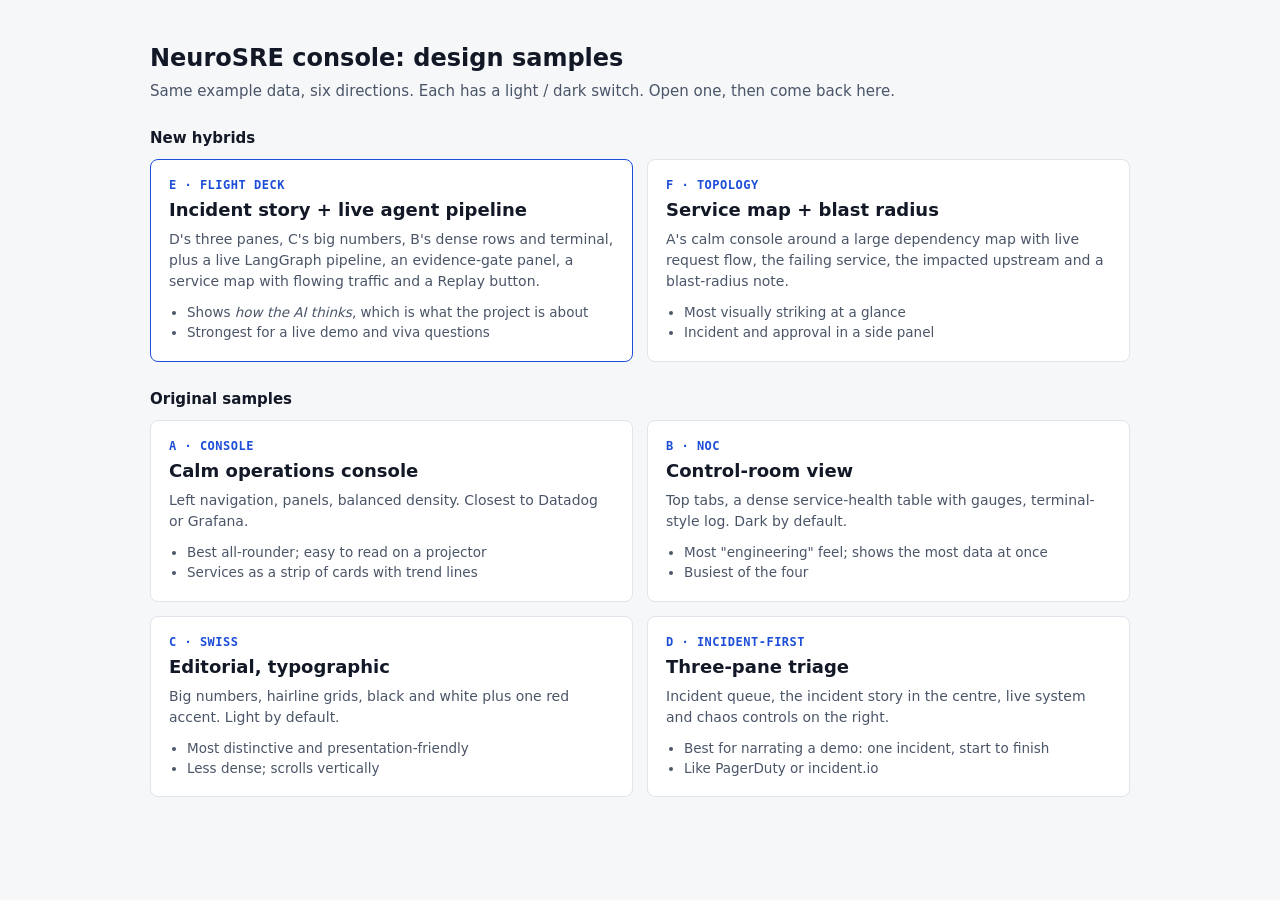
<file: design/index.html>
<!doctype html>
<html lang="en">
<head>
<meta charset="utf-8">
<meta name="viewport" content="width=device-width, initial-scale=1">
<title>NeuroSRE design samples</title>
<style>
:root { --bg: #f6f7f9; --card: #fff; --line: #e1e4ea; --text: #121826; --text-2: #4a5568; --accent: #1d4ed8; }
@media (prefers-color-scheme: dark) { :root { --bg: #0e1116; --card: #151a21; --line: #262d37; --text: #e6e9ee; --text-2: #a9b1bd; --accent: #6b9bff; } }
body { margin: 0; background: var(--bg); color: var(--text); font: 15px/1.5 "Segoe UI", system-ui, sans-serif; }
main { max-width: 980px; margin: 0 auto; padding: 40px 24px; }
h1 { margin: 0 0 4px; font-size: 24px; } p.lead { margin: 0 0 24px; color: var(--text-2); }
.grid { display: grid; grid-template-columns: repeat(2, minmax(0, 1fr)); gap: 14px; }
a.card { display: block; background: var(--card); border: 1px solid var(--line); border-radius: 8px; padding: 18px; color: inherit; text-decoration: none; }
a.card:hover { border-color: var(--accent); }
a.card:focus-visible { outline: 2px solid var(--accent); outline-offset: 2px; }
.k { font: 600 12px Consolas, monospace; color: var(--accent); letter-spacing: .5px; }
h2 { margin: 4px 0 6px; font-size: 18px; }
.card p { margin: 0 0 10px; color: var(--text-2); font-size: 14px; }
.card ul { margin: 0; padding-left: 18px; color: var(--text-2); font-size: 13.5px; }
@media (max-width: 720px) { .grid { grid-template-columns: 1fr; } }
</style>
</head>
<body>
<main>
  <h1>NeuroSRE console: design samples</h1>
  <p class="lead">Same example data, six directions. Each has a light / dark switch. Open one, then come back here.</p>
  <h2 style="margin:0 0 10px;font-size:15px">New hybrids</h2>
  <div class="grid" style="margin-bottom:26px">
    <a class="card" href="console-e-flightdeck.html" style="border-color:var(--accent)"><div class="k">E · FLIGHT DECK</div><h2>Incident story + live agent pipeline</h2>
      <p>D's three panes, C's big numbers, B's dense rows and terminal, plus a live LangGraph pipeline, an evidence-gate panel, a service map with flowing traffic and a Replay button.</p>
      <ul><li>Shows <em>how the AI thinks</em>, which is what the project is about</li><li>Strongest for a live demo and viva questions</li></ul></a>
    <a class="card" href="console-f-topology.html"><div class="k">F · TOPOLOGY</div><h2>Service map + blast radius</h2>
      <p>A's calm console around a large dependency map with live request flow, the failing service, the impacted upstream and a blast-radius note.</p>
      <ul><li>Most visually striking at a glance</li><li>Incident and approval in a side panel</li></ul></a>
  </div>
  <h2 style="margin:0 0 10px;font-size:15px">Original samples</h2>
  <div class="grid">
    <a class="card" href="console-mockup.html"><div class="k">A · CONSOLE</div><h2>Calm operations console</h2>
      <p>Left navigation, panels, balanced density. Closest to Datadog or Grafana.</p>
      <ul><li>Best all-rounder; easy to read on a projector</li><li>Services as a strip of cards with trend lines</li></ul></a>
    <a class="card" href="console-b-noc.html"><div class="k">B · NOC</div><h2>Control-room view</h2>
      <p>Top tabs, a dense service-health table with gauges, terminal-style log. Dark by default.</p>
      <ul><li>Most "engineering" feel; shows the most data at once</li><li>Busiest of the four</li></ul></a>
    <a class="card" href="console-c-swiss.html"><div class="k">C · SWISS</div><h2>Editorial, typographic</h2>
      <p>Big numbers, hairline grids, black and white plus one red accent. Light by default.</p>
      <ul><li>Most distinctive and presentation-friendly</li><li>Less dense; scrolls vertically</li></ul></a>
    <a class="card" href="console-d-triage.html"><div class="k">D · INCIDENT-FIRST</div><h2>Three-pane triage</h2>
      <p>Incident queue, the incident story in the centre, live system and chaos controls on the right.</p>
      <ul><li>Best for narrating a demo: one incident, start to finish</li><li>Like PagerDuty or incident.io</li></ul></a>
  </div>
</main>
</body>
</html>
</file>
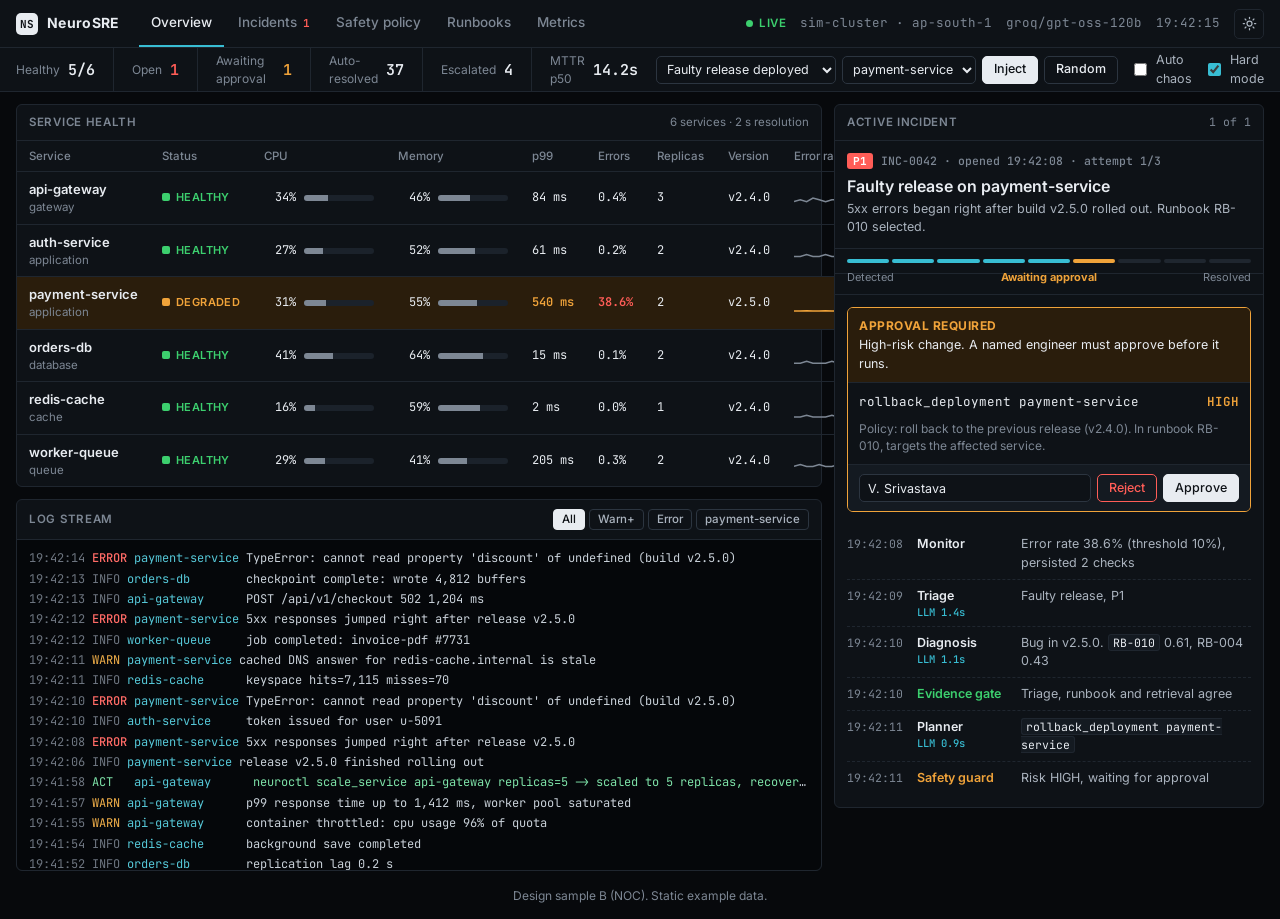
<file: design/console-b-noc.html>
<!doctype html>
<html lang="en">
<head>
<meta charset="utf-8">
<meta name="viewport" content="width=device-width, initial-scale=1">
<title>NeuroSRE NOC (design sample B)</title>
<link rel="preconnect" href="https://fonts.googleapis.com">
<link href="https://fonts.googleapis.com/css2?family=Inter:wght@400;500;600;700&family=JetBrains+Mono:wght@400;500&display=swap" rel="stylesheet">
<style>
:root {
  --sans: "Inter", "Segoe UI", system-ui, sans-serif; --mono: "JetBrains Mono", Consolas, monospace;
  --bg: #eef0f3; --panel: #ffffff; --panel-2: #f6f7f9; --line: #dde1e6; --line-2: #c8ced6;
  --text: #0d1117; --text-2: #424a55; --text-3: #6a7380;
  --accent: #0e7490; --accent-weak: #e3f3f6;
  --ok: #16803c; --warn: #b25e00; --crit: #c42b2b; --ok-bg: #e6f4ea; --warn-bg: #fdf0df; --crit-bg: #fbe7e7;
  --term-bg: #0b0f14; --term-text: #c9d1d9; --term-dim: #6e7681; --term-svc: #56c8d8;
  --bar-bg: #e7eaee;
}
:root[data-theme="dark"] {
  --bg: #07090c; --panel: #0e1217; --panel-2: #141a21; --line: #1f262f; --line-2: #2c3540;
  --text: #e8ecf1; --text-2: #aab3be; --text-3: #7d8794;
  --accent: #38bdd3; --accent-weak: #0f2a31;
  --ok: #3ccf6e; --warn: #f0a33a; --crit: #ff5d57; --ok-bg: #0f2418; --warn-bg: #2a1d0c; --crit-bg: #2c1111;
  --term-bg: #05070a; --bar-bg: #1b222b;
}
* { box-sizing: border-box; }
body { margin: 0; background: var(--bg); color: var(--text); font: 13.5px/1.45 var(--sans); -webkit-font-smoothing: antialiased; }
button, input, select { font: inherit; color: inherit; }
:focus-visible { outline: 2px solid var(--accent); outline-offset: 1px; }
.mono { font-family: var(--mono); }

/* top bar with tabs */
header { display: flex; align-items: stretch; height: 48px; background: var(--panel); border-bottom: 1px solid var(--line); padding: 0 16px; gap: 20px; }
.logo { display: flex; align-items: center; gap: 9px; font-weight: 700; letter-spacing: .3px; font-size: 14px; }
.logo .mark { width: 22px; height: 22px; border-radius: 5px; background: var(--text); color: var(--panel); display: grid; place-items: center; font: 700 11px var(--mono); }
.tabs { display: flex; gap: 2px; }
.tabs a { display: flex; align-items: center; padding: 0 12px; color: var(--text-3); text-decoration: none; border-bottom: 2px solid transparent; font-weight: 500; cursor: pointer; }
.tabs a:hover { color: var(--text); }
.tabs a.on { color: var(--text); border-bottom-color: var(--accent); }
.tabs .n { margin-left: 6px; font: 600 11px var(--mono); color: var(--crit); }
.right { margin-left: auto; display: flex; align-items: center; gap: 14px; color: var(--text-3); font-size: 12.5px; }
.live { display: flex; align-items: center; gap: 6px; color: var(--ok); font-weight: 600; letter-spacing: .5px; font-size: 11.5px; }
.live i { width: 7px; height: 7px; border-radius: 50%; background: var(--ok); animation: blink 1.6s infinite; }
@keyframes blink { 50% { opacity: .3; } }
.iconbtn { width: 30px; height: 30px; border: 1px solid var(--line); border-radius: 5px; background: var(--panel); display: grid; place-items: center; cursor: pointer; color: var(--text-2); }

/* status strip */
.strip { display: flex; align-items: center; gap: 0; background: var(--panel); border-bottom: 1px solid var(--line); padding: 0 16px; height: 44px; }
.stat { display: flex; align-items: baseline; gap: 8px; padding: 0 18px; border-left: 1px solid var(--line); height: 100%; align-items: center; }
.stat:first-child { padding-left: 0; border-left: 0; }
.stat .k { color: var(--text-3); font-size: 12px; }
.stat .v { font: 600 15px var(--mono); }
.stat .v.crit { color: var(--crit); } .stat .v.warn { color: var(--warn); }
.ctl { margin-left: auto; display: flex; align-items: center; gap: 6px; }
.sel { height: 28px; border: 1px solid var(--line-2); border-radius: 5px; background: var(--panel); padding: 0 6px; font-size: 12.5px; }
.b { height: 28px; padding: 0 11px; border-radius: 5px; border: 1px solid var(--line-2); background: var(--panel); cursor: pointer; font-weight: 500; font-size: 12.5px; }
.b:hover { background: var(--panel-2); }
.b.solid { background: var(--text); color: var(--panel); border-color: var(--text); }
.b.red { color: var(--crit); border-color: var(--crit); background: transparent; }
.tog { display: inline-flex; align-items: center; gap: 6px; font-size: 12.5px; color: var(--text-2); margin-left: 6px; }
.tog input { accent-color: var(--accent); }

/* layout */
.grid { display: grid; grid-template-columns: minmax(0, 1fr) 430px; gap: 12px; padding: 12px 16px 16px; }
.col { display: grid; gap: 12px; align-content: start; min-width: 0; }
.box { background: var(--panel); border: 1px solid var(--line); border-radius: 6px; min-width: 0; }
.box > h2 { margin: 0; padding: 9px 12px; font-size: 11.5px; font-weight: 600; letter-spacing: .7px; text-transform: uppercase; color: var(--text-3); border-bottom: 1px solid var(--line); display: flex; gap: 8px; align-items: center; }
.box > h2 .sub { margin-left: auto; text-transform: none; letter-spacing: 0; font-weight: 400; }

/* service matrix */
table.matrix { width: 100%; border-collapse: collapse; }
.matrix th { text-align: left; font-size: 11.5px; font-weight: 500; color: var(--text-3); padding: 7px 12px; border-bottom: 1px solid var(--line); white-space: nowrap; }
.matrix td { padding: 8px 12px; border-bottom: 1px solid var(--line); white-space: nowrap; font-family: var(--mono); font-size: 12px; }
.matrix tr:last-child td { border-bottom: 0; }
.matrix tr.warn td { background: var(--warn-bg); }
.matrix td.svc { font-family: var(--sans); font-weight: 600; font-size: 13px; }
.matrix td.svc small { display: block; font-weight: 400; color: var(--text-3); font-size: 11.5px; }
.st { display: inline-flex; align-items: center; gap: 6px; font: 600 11px var(--sans); letter-spacing: .4px; }
.st i { width: 8px; height: 8px; border-radius: 2px; background: var(--ok); }
.st.ok { color: var(--ok); } .st.warn { color: var(--warn); } .st.warn i { background: var(--warn); }
.gauge { display: flex; align-items: center; gap: 8px; }
.gauge b { font-weight: 400; width: 32px; text-align: right; }
.gauge span { width: 70px; height: 6px; background: var(--bar-bg); border-radius: 3px; overflow: hidden; }
.gauge span i { display: block; height: 100%; background: var(--text-3); }
.hi { color: var(--crit); font-weight: 600; } .mid { color: var(--warn); font-weight: 600; }
.matrix svg { display: block; width: 120px; height: 22px; }

/* terminal */
.term { background: var(--term-bg); color: var(--term-text); font: 12px/1.7 var(--mono); height: 330px; overflow: auto; padding: 8px 12px; border-radius: 0 0 6px 6px; }
.term div { white-space: nowrap; overflow: hidden; text-overflow: ellipsis; }
.term .t { color: var(--term-dim); } .term .s { color: var(--term-svc); }
.term .E { color: #ff6b66; font-weight: 500; } .term .W { color: #f2b04a; } .term .I { color: var(--term-dim); }
.term .act { color: #7ee2a8; }
.filters { display: flex; gap: 4px; margin-left: auto; text-transform: none; letter-spacing: 0; }
.filters button { border: 1px solid var(--line-2); background: var(--panel); border-radius: 4px; padding: 1px 8px; font-size: 11.5px; cursor: pointer; color: var(--text-2); font-weight: 500; }
.filters button.on { background: var(--text); color: var(--panel); border-color: var(--text); }

/* incident column */
.inc { padding: 12px; border-bottom: 1px solid var(--line); }
.inc .id { font: 500 11.5px var(--mono); color: var(--text-3); display: flex; gap: 8px; align-items: center; }
.sev { font: 700 11px var(--mono); color: #fff; background: var(--crit); padding: 1px 6px; border-radius: 3px; }
.inc h3 { margin: 6px 0 2px; font-size: 16px; font-weight: 600; }
.inc p { margin: 0; color: var(--text-2); font-size: 12.5px; }
.lc { display: grid; grid-template-columns: repeat(9, 1fr); gap: 3px; padding: 10px 12px; border-bottom: 1px solid var(--line); }
.lc div { height: 4px; border-radius: 2px; background: var(--line); }
.lc div.d { background: var(--accent); } .lc div.n { background: var(--warn); }
.lcl { display: flex; justify-content: space-between; padding: 0 12px 8px; font-size: 11px; color: var(--text-3); border-bottom: 1px solid var(--line); margin-top: -4px; }
.lcl b { color: var(--warn); }
.ap { margin: 12px; border: 1px solid var(--warn); border-radius: 6px; overflow: hidden; }
.ap .h { background: var(--warn-bg); padding: 9px 11px; font-size: 12.5px; }
.ap .h b { color: var(--warn); display: block; font-size: 12px; letter-spacing: .5px; text-transform: uppercase; margin-bottom: 2px; }
.ap .cmd { padding: 10px 11px; font: 12.5px var(--mono); border-top: 1px solid var(--line); display: flex; justify-content: space-between; gap: 8px; }
.ap .cmd span { color: var(--warn); font-weight: 600; }
.ap .why { padding: 0 11px 10px; font-size: 12px; color: var(--text-3); }
.ap .f { display: flex; gap: 6px; padding: 9px 11px; border-top: 1px solid var(--line); background: var(--panel-2); }
.ap .f input { flex: 1; height: 28px; border: 1px solid var(--line-2); border-radius: 5px; padding: 0 8px; background: var(--panel); font-size: 12.5px; min-width: 0; }
.tl { list-style: none; margin: 0; padding: 4px 12px 12px; font-size: 12.5px; }
.tl li { display: grid; grid-template-columns: 62px 96px 1fr; gap: 8px; padding: 7px 0; border-bottom: 1px dashed var(--line); }
.tl li:last-child { border-bottom: 0; }
.tl .t { font: 11.5px var(--mono); color: var(--text-3); padding-top: 1px; }
.tl .a { font-weight: 600; }
.tl .a em { display: block; font-style: normal; font: 500 10.5px var(--mono); color: var(--accent); }
.tl .x { color: var(--text-2); }
.tl code { font: 11.5px var(--mono); color: var(--text); background: var(--panel-2); border: 1px solid var(--line); padding: 0 4px; border-radius: 3px; }
.tl li.g .a { color: var(--ok); } .tl li.w .a { color: var(--warn); }
.foot { text-align: center; color: var(--text-3); font-size: 12px; padding: 0 0 14px; }
@media (max-width: 1200px) { .grid { grid-template-columns: 1fr; } }
@media (prefers-reduced-motion: reduce) { * { animation: none !important; } }
</style>
</head>
<body>
<header>
  <div class="logo"><span class="mark">NS</span>NeuroSRE</div>
  <nav class="tabs" aria-label="Sections">
    <a class="on" aria-current="page">Overview</a><a>Incidents<span class="n">1</span></a><a>Safety policy</a><a>Runbooks</a><a>Metrics</a>
  </nav>
  <div class="right">
    <span class="live"><i></i>LIVE</span>
    <span class="mono">sim-cluster · ap-south-1</span>
    <span class="mono">groq/gpt-oss-120b</span>
    <span class="mono" id="clock">19:42:15</span>
    <button class="iconbtn" id="theme" aria-label="Switch light or dark theme" title="Switch theme">
      <svg width="15" height="15" viewBox="0 0 24 24" fill="none" stroke="currentColor" stroke-width="2" stroke-linecap="round" aria-hidden="true"><circle cx="12" cy="12" r="4"/><path d="M12 2v2M12 20v2M4.9 4.9l1.4 1.4M17.7 17.7l1.4 1.4M2 12h2M20 12h2M4.9 19.1l1.4-1.4M17.7 6.3l1.4-1.4"/></svg>
    </button>
  </div>
</header>

<div class="strip" aria-label="Key indicators">
  <div class="stat"><span class="k">Healthy</span><span class="v">5/6</span></div>
  <div class="stat"><span class="k">Open</span><span class="v crit">1</span></div>
  <div class="stat"><span class="k">Awaiting approval</span><span class="v warn">1</span></div>
  <div class="stat"><span class="k">Auto-resolved</span><span class="v">37</span></div>
  <div class="stat"><span class="k">Escalated</span><span class="v">4</span></div>
  <div class="stat"><span class="k">MTTR p50</span><span class="v">14.2s</span></div>
  <div class="ctl">
    <select class="sel" aria-label="Fault"><option>Faulty release deployed</option><option>Memory leak</option><option>Clock drift (no runbook)</option></select>
    <select class="sel" aria-label="Target"><option>payment-service</option></select>
    <button class="b solid">Inject</button><button class="b">Random</button>
    <label class="tog"><input type="checkbox"> Auto chaos</label>
    <label class="tog"><input type="checkbox" checked> Hard mode</label>
  </div>
</div>

<div class="grid">
  <div class="col">
    <section class="box" aria-label="Service health">
      <h2>Service health <span class="sub">6 services · 2 s resolution</span></h2>
      <table class="matrix">
        <thead><tr><th>Service</th><th>Status</th><th>CPU</th><th>Memory</th><th>p99</th><th>Errors</th><th>Replicas</th><th>Version</th><th>Error rate, 5 min</th></tr></thead>
        <tbody id="matrix"></tbody>
      </table>
    </section>
    <section class="box" aria-label="Log stream">
      <h2>Log stream
        <span class="filters" role="group" aria-label="Filter"><button class="on">All</button><button>Warn+</button><button>Error</button><button>payment-service</button></span>
      </h2>
      <div class="term" id="term"></div>
    </section>
  </div>

  <aside class="col">
    <section class="box" aria-label="Active incident">
      <h2>Active incident <span class="sub mono">1 of 1</span></h2>
      <div class="inc">
        <div class="id"><span class="sev">P1</span>INC-0042 · opened 19:42:08 · attempt 1/3</div>
        <h3>Faulty release on payment-service</h3>
        <p>5xx errors began right after build v2.5.0 rolled out. Runbook RB-010 selected.</p>
      </div>
      <div class="lc" aria-hidden="true"><div class="d"></div><div class="d"></div><div class="d"></div><div class="d"></div><div class="d"></div><div class="n"></div><div></div><div></div><div></div></div>
      <div class="lcl"><span>Detected</span><b>Awaiting approval</b><span>Resolved</span></div>
      <div class="ap" role="region" aria-label="Approval required">
        <div class="h"><b>Approval required</b>High-risk change. A named engineer must approve before it runs.</div>
        <div class="cmd">rollback_deployment payment-service <span>HIGH</span></div>
        <div class="why">Policy: roll back to the previous release (v2.4.0). In runbook RB-010, targets the affected service.</div>
        <div class="f"><input value="V. Srivastava" aria-label="Approving engineer"><button class="b red">Reject</button><button class="b solid">Approve</button></div>
      </div>
      <ol class="tl" aria-label="Agent timeline">
        <li><span class="t">19:42:08</span><span class="a">Monitor</span><span class="x">Error rate 38.6% (threshold 10%), persisted 2 checks</span></li>
        <li><span class="t">19:42:09</span><span class="a">Triage<em>LLM 1.4s</em></span><span class="x">Faulty release, P1</span></li>
        <li><span class="t">19:42:10</span><span class="a">Diagnosis<em>LLM 1.1s</em></span><span class="x">Bug in v2.5.0. <code>RB-010</code> 0.61, RB-004 0.43</span></li>
        <li class="g"><span class="t">19:42:10</span><span class="a">Evidence gate</span><span class="x">Triage, runbook and retrieval agree</span></li>
        <li><span class="t">19:42:11</span><span class="a">Planner<em>LLM 0.9s</em></span><span class="x"><code>rollback_deployment payment-service</code></span></li>
        <li class="w"><span class="t">19:42:11</span><span class="a">Safety guard</span><span class="x">Risk HIGH, waiting for approval</span></li>
      </ol>
    </section>
  </aside>
</div>
<div class="foot">Design sample B (NOC). Static example data.</div>

<script>
const root = document.documentElement;
root.dataset.theme = (() => { try { return localStorage.getItem("nsre-b") } catch { return null } })() || "dark";
document.getElementById("theme").onclick = () => {
  root.dataset.theme = root.dataset.theme === "dark" ? "light" : "dark";
  try { localStorage.setItem("nsre-b", root.dataset.theme) } catch {}
};
const S = [
  ["api-gateway", "gateway", "ok", 34, 46, "84 ms", "0.4%", 3, "v2.4.0", [3,4,3,5,4,3,4,4,3,5,4,4,3,4,4,3,4,3,4,4]],
  ["auth-service", "application", "ok", 27, 52, "61 ms", "0.2%", 2, "v2.4.0", [2,2,3,2,2,3,2,2,2,3,2,2,3,2,2,2,3,2,2,2]],
  ["payment-service", "application", "warn", 31, 55, "540 ms", "38.6%", 2, "v2.5.0", [2,2,3,2,2,3,2,2,2,3,2,2,30,36,41,38,39,37,40,38]],
  ["orders-db", "database", "ok", 41, 64, "15 ms", "0.1%", 2, "v2.4.0", [1,1,2,1,1,1,2,1,1,1,1,2,1,1,1,2,1,1,1,1]],
  ["redis-cache", "cache", "ok", 16, 59, "2 ms", "0.0%", 1, "v2.4.0", [0,0,1,0,0,0,1,0,0,0,0,1,0,0,0,1,0,0,0,0]],
  ["worker-queue", "queue", "ok", 29, 41, "205 ms", "0.3%", 2, "v2.4.0", [2,3,2,2,3,2,2,3,2,2,3,2,2,3,2,2,3,2,2,3]],
];
const gauge = v => `<div class="gauge"><b>${v}%</b><span><i style="width:${v}%"></i></span></div>`;
const spark = (p, c) => { const m = Math.max(10, ...p);
  return `<svg viewBox="0 0 120 22" preserveAspectRatio="none" aria-hidden="true"><polyline fill="none" stroke="${c}" stroke-width="1.5" vector-effect="non-scaling-stroke" points="${p.map((v, i) => `${i * 120 / (p.length - 1)},${20 - v / m * 18}`).join(" ")}"/></svg>`; };
document.getElementById("matrix").innerHTML = S.map(([n, k, st, cpu, mem, lat, err, rep, ver, pts]) =>
  `<tr class="${st}"><td class="svc">${n}<small>${k}</small></td>
   <td><span class="st ${st}"><i></i>${st === "ok" ? "HEALTHY" : "DEGRADED"}</span></td>
   <td>${gauge(cpu)}</td><td>${gauge(mem)}</td>
   <td class="${parseInt(lat) > 400 ? "mid" : ""}">${lat}</td><td class="${parseFloat(err) >= 10 ? "hi" : ""}">${err}</td>
   <td>${rep}</td><td>${ver}</td><td>${spark(pts, st === "ok" ? "var(--text-3)" : "var(--warn)")}</td></tr>`).join("");
const L = [
  ["19:42:14","E","payment-service","TypeError: cannot read property 'discount' of undefined (build v2.5.0)"],
  ["19:42:13","I","orders-db","checkpoint complete: wrote 4,812 buffers"],
  ["19:42:13","I","api-gateway","POST /api/v1/checkout 502 1,204 ms"],
  ["19:42:12","E","payment-service","5xx responses jumped right after release v2.5.0"],
  ["19:42:12","I","worker-queue","job completed: invoice-pdf #7731"],
  ["19:42:11","W","payment-service","cached DNS answer for redis-cache.internal is stale"],
  ["19:42:11","I","redis-cache","keyspace hits=7,115 misses=70"],
  ["19:42:10","E","payment-service","TypeError: cannot read property 'discount' of undefined (build v2.5.0)"],
  ["19:42:10","I","auth-service","token issued for user u-5091"],
  ["19:42:08","E","payment-service","5xx responses jumped right after release v2.5.0"],
  ["19:42:06","I","payment-service","release v2.5.0 finished rolling out"],
  ["19:41:58","C","api-gateway","neuroctl scale_service api-gateway replicas=5 -> scaled to 5 replicas, recovered"],
  ["19:41:57","W","api-gateway","p99 response time up to 1,412 ms, worker pool saturated"],
  ["19:41:55","W","api-gateway","container throttled: cpu usage 96% of quota"],
  ["19:41:54","I","redis-cache","background save completed"],
  ["19:41:52","I","orders-db","replication lag 0.2 s"],
  ["19:41:51","I","payment-service","payment authorised txn-8605 amount=893.00 INR"],
];
const LV = {E: "ERROR", W: "WARN ", I: "INFO ", C: "ACT  "};
document.getElementById("term").innerHTML = L.map(([t, l, s, m]) =>
  `<div><span class="t">${t}</span> <span class="${l === "C" ? "act" : l}">${LV[l]}</span> <span class="s">${s.padEnd(16, " ")}</span> <span class="${l === "C" ? "act" : ""}">${m}</span></div>`).join("").replace(/ {2,}/g, m => "&nbsp;".repeat(m.length));
</script>
</body>
</html>
</file>
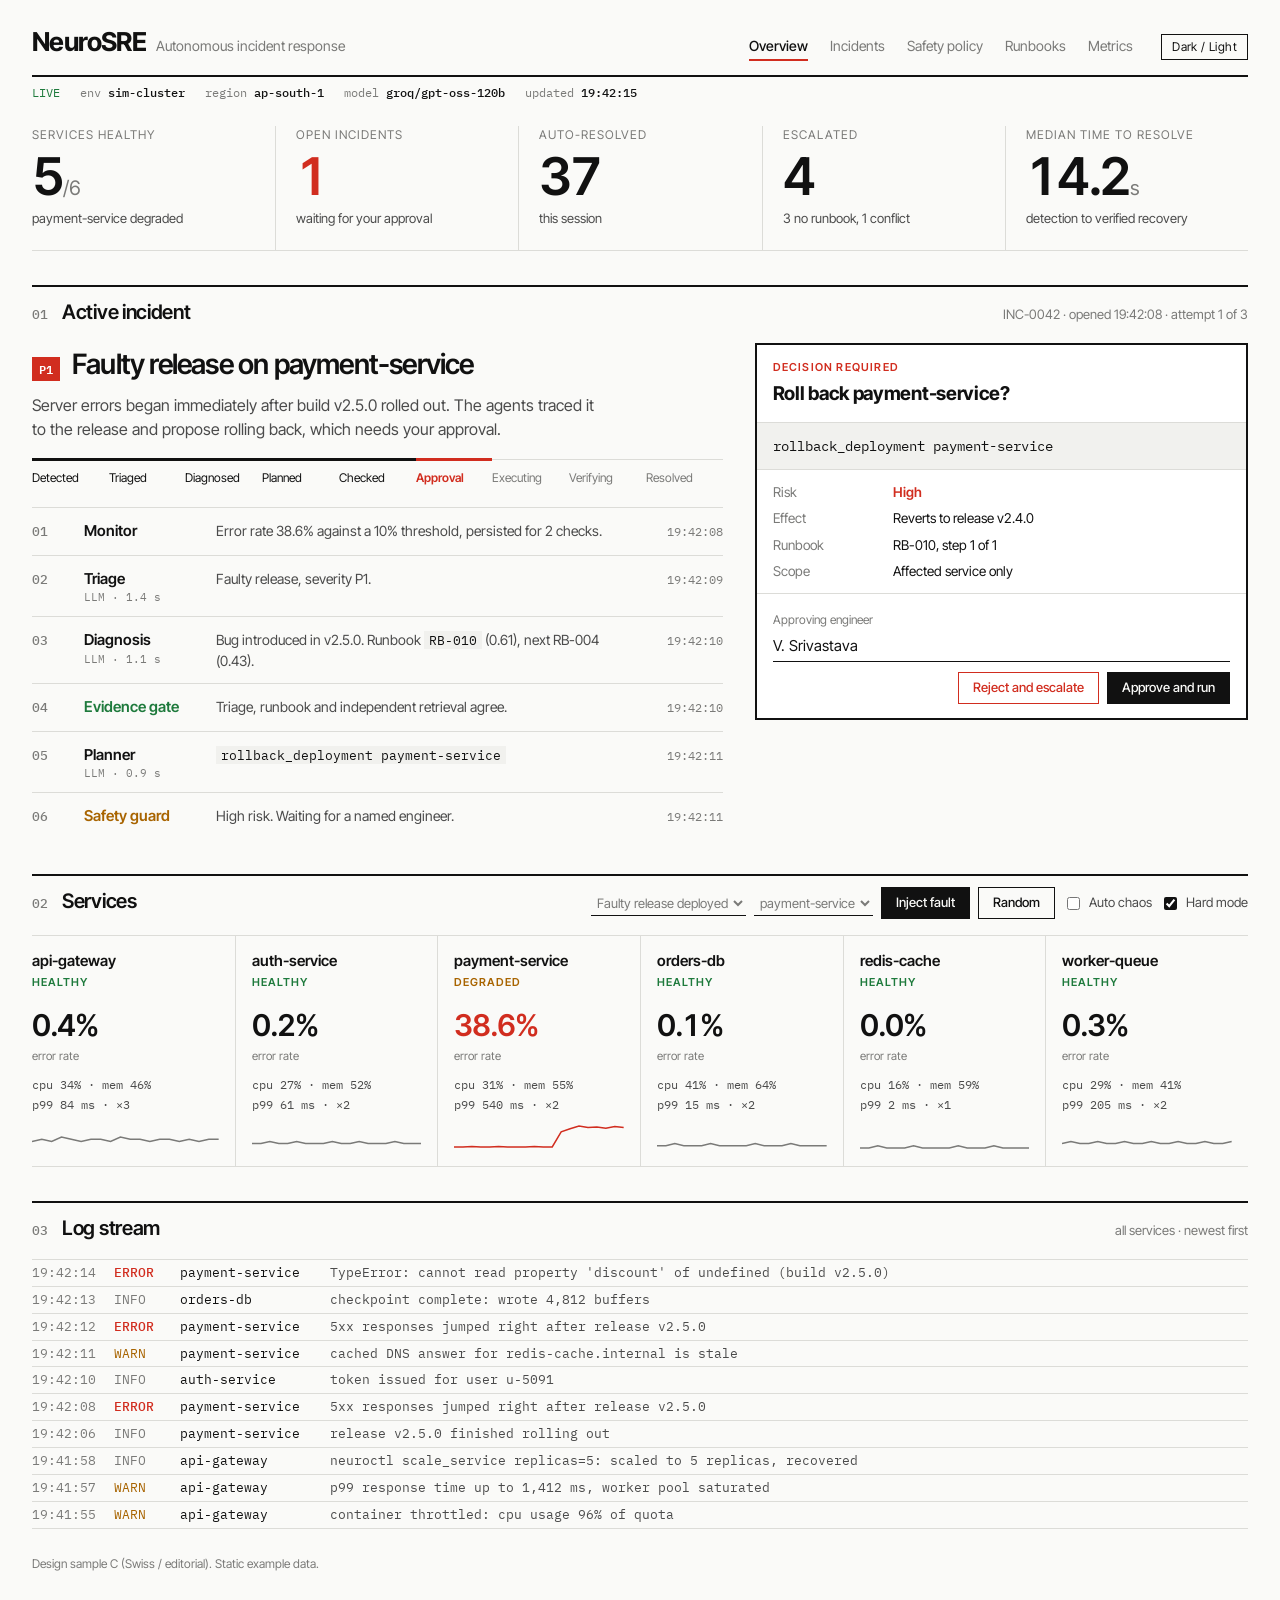
<file: design/console-c-swiss.html>
<!doctype html>
<html lang="en">
<head>
<meta charset="utf-8">
<meta name="viewport" content="width=device-width, initial-scale=1">
<title>NeuroSRE (design sample C, Swiss)</title>
<link rel="preconnect" href="https://fonts.googleapis.com">
<link href="https://fonts.googleapis.com/css2?family=Inter+Tight:wght@400;500;600;700&family=IBM+Plex+Mono:wght@400;500&display=swap" rel="stylesheet">
<style>
:root {
  --sans: "Inter Tight", "Segoe UI", Arial, sans-serif; --mono: "IBM Plex Mono", Consolas, monospace;
  --bg: #fafaf8; --ink: #111111; --ink-2: #4b4b4b; --ink-3: #7a7a78; --rule: #dcdcd8; --rule-2: #111111;
  --paper: #ffffff; --tint: #f1f1ee;
  --red: #d12d1f; --red-bg: #fbeae7; --amber: #a86400; --amber-bg: #fbf1e0; --green: #1e7a3c;
}
:root[data-theme="dark"] {
  --bg: #111110; --ink: #f2f2ef; --ink-2: #bdbdb8; --ink-3: #8a8a86; --rule: #2d2d2a; --rule-2: #f2f2ef;
  --paper: #171716; --tint: #1e1e1c;
  --red: #ff5a48; --red-bg: #2c1512; --amber: #f0a73a; --amber-bg: #2a1f0e; --green: #4fd07a;
}
* { box-sizing: border-box; }
body { margin: 0; background: var(--bg); color: var(--ink); font: 15px/1.5 var(--sans); -webkit-font-smoothing: antialiased; }
button, input, select { font: inherit; color: inherit; }
:focus-visible { outline: 2px solid var(--ink); outline-offset: 2px; }
.wrap { max-width: 1440px; margin: 0 auto; padding: 0 32px 40px; }

header { display: flex; align-items: baseline; gap: 28px; padding: 22px 0 14px; border-bottom: 2px solid var(--rule-2); }
.word { font-size: 26px; font-weight: 700; letter-spacing: -.6px; }
.word span { font-weight: 400; color: var(--ink-3); font-size: 14px; letter-spacing: 0; margin-left: 10px; }
nav { display: flex; gap: 22px; margin-left: auto; font-size: 14px; }
nav a { color: var(--ink-3); text-decoration: none; padding-bottom: 3px; cursor: pointer; }
nav a.on { color: var(--ink); border-bottom: 2px solid var(--red); font-weight: 500; }
nav a:hover { color: var(--ink); }
.toggle { border: 1px solid var(--ink); background: none; padding: 3px 10px; font-size: 12px; cursor: pointer; letter-spacing: .4px; }
.meta { display: flex; gap: 20px; font: 12px var(--mono); color: var(--ink-3); padding: 8px 0 0; }
.meta b { color: var(--ink); font-weight: 500; }
.meta .live { color: var(--green); }

/* big numbers */
.numbers { display: grid; grid-template-columns: repeat(5, 1fr); border-bottom: 1px solid var(--rule); margin-top: 26px; }
.num { padding: 0 20px 22px; border-left: 1px solid var(--rule); }
.num:first-child { border-left: 0; padding-left: 0; }
.num .l { font-size: 12px; text-transform: uppercase; letter-spacing: 1px; color: var(--ink-3); }
.num .v { font-size: 52px; font-weight: 600; letter-spacing: -2px; line-height: 1.05; margin-top: 6px; font-variant-numeric: tabular-nums; }
.num .v small { font-size: 20px; letter-spacing: 0; font-weight: 400; color: var(--ink-3); }
.num .v.red { color: var(--red); }
.num .d { font-size: 13px; color: var(--ink-2); margin-top: 4px; }

.sec { margin-top: 34px; }
.sec-h { display: flex; align-items: baseline; gap: 14px; border-top: 2px solid var(--rule-2); padding-top: 10px; margin-bottom: 16px; }
.sec-h .no { font: 500 13px var(--mono); color: var(--ink-3); }
.sec-h h2 { margin: 0; font-size: 20px; font-weight: 600; letter-spacing: -.3px; }
.sec-h .aside { margin-left: auto; font-size: 13px; color: var(--ink-3); display: flex; align-items: center; gap: 8px; }
.sel { border: 0; border-bottom: 1px solid var(--ink); background: transparent; padding: 3px 2px; font-size: 13px; }
.btn { border: 1px solid var(--ink); background: var(--ink); color: var(--bg); padding: 5px 14px; font-size: 13px; cursor: pointer; font-weight: 500; }
.btn.ghost { background: transparent; color: var(--ink); }
.btn.red { background: transparent; color: var(--red); border-color: var(--red); }
.chk { display: inline-flex; gap: 6px; align-items: center; font-size: 13px; color: var(--ink-2); }
.chk input { accent-color: var(--ink); }

/* services */
.svcs { display: grid; grid-template-columns: repeat(6, 1fr); border-top: 1px solid var(--rule); border-bottom: 1px solid var(--rule); }
.svc { padding: 14px 16px 16px; border-left: 1px solid var(--rule); }
.svc:first-child { border-left: 0; padding-left: 0; }
.svc .n { font-weight: 600; font-size: 15px; }
.svc .s { font-size: 11px; letter-spacing: 1px; text-transform: uppercase; margin-top: 2px; color: var(--green); font-weight: 600; }
.svc.warn .s { color: var(--amber); }
.svc .big { font-size: 30px; font-weight: 600; letter-spacing: -1px; margin-top: 12px; font-variant-numeric: tabular-nums; }
.svc.warn .big { color: var(--red); }
.svc .bl { font-size: 11.5px; color: var(--ink-3); }
.svc .row { font: 12px var(--mono); color: var(--ink-2); margin-top: 10px; line-height: 1.7; }
.svc svg { display: block; width: 100%; height: 26px; margin-top: 8px; }

/* incident */
.inc { display: grid; grid-template-columns: minmax(0, 7fr) minmax(0, 5fr); gap: 32px; }
.title { display: flex; gap: 12px; align-items: baseline; flex-wrap: wrap; }
.title .p1 { font: 600 12px var(--mono); color: #fff; background: var(--red); padding: 2px 7px; }
.title h3 { margin: 0; font-size: 28px; letter-spacing: -.8px; font-weight: 600; }
.lede { font-size: 16px; color: var(--ink-2); margin: 8px 0 18px; max-width: 64ch; }
.steps { display: flex; border-top: 1px solid var(--rule); }
.steps div { flex: 1; padding: 8px 6px 0 0; font-size: 12px; color: var(--ink-3); border-top: 3px solid transparent; margin-top: -2px; }
.steps div.d { border-top-color: var(--ink); color: var(--ink); }
.steps div.n { border-top-color: var(--red); color: var(--red); font-weight: 600; }
ol.story { list-style: none; padding: 0; margin: 20px 0 0; counter-reset: s; }
ol.story li { display: grid; grid-template-columns: 40px 120px 1fr 72px; gap: 12px; padding: 12px 0; border-top: 1px solid var(--rule); counter-increment: s; align-items: baseline; }
ol.story li::before { content: counter(s, decimal-leading-zero); font: 500 13px var(--mono); color: var(--ink-3); }
ol.story .a { font-weight: 600; }
ol.story .a small { display: block; font: 11px var(--mono); color: var(--ink-3); font-weight: 400; }
ol.story .x { color: var(--ink-2); font-size: 14px; }
ol.story .x code { font: 12.5px var(--mono); color: var(--ink); background: var(--tint); padding: 1px 5px; }
ol.story .t { font: 12px var(--mono); color: var(--ink-3); text-align: right; }
ol.story li.ok .a { color: var(--green); } ol.story li.wait .a { color: var(--amber); }

.decision { border: 2px solid var(--ink); background: var(--paper); align-self: start; }
.decision .h { padding: 14px 16px; border-bottom: 1px solid var(--rule); }
.decision .h .k { font-size: 11px; text-transform: uppercase; letter-spacing: 1.2px; color: var(--red); font-weight: 600; }
.decision .h h4 { margin: 4px 0 0; font-size: 19px; letter-spacing: -.3px; }
.decision .cmd { padding: 14px 16px; font: 14px var(--mono); border-bottom: 1px solid var(--rule); background: var(--tint); }
.decision dl { margin: 0; padding: 12px 16px; display: grid; grid-template-columns: 110px 1fr; gap: 6px 10px; font-size: 13.5px; border-bottom: 1px solid var(--rule); }
.decision dt { color: var(--ink-3); } .decision dd { margin: 0; }
.decision dd.hi { color: var(--red); font-weight: 600; }
.decision .f { padding: 14px 16px; display: grid; gap: 10px; }
.decision label { font-size: 12px; color: var(--ink-3); }
.decision input { border: 0; border-bottom: 1px solid var(--ink); background: transparent; padding: 4px 0; font-size: 15px; width: 100%; }
.decision .btns { display: flex; gap: 8px; justify-content: flex-end; }

/* log */
.log { font: 12.5px/1.75 var(--mono); border-top: 1px solid var(--rule); }
.log div { display: grid; grid-template-columns: 72px 56px 140px 1fr; gap: 10px; border-bottom: 1px solid var(--rule); padding: 2px 0; white-space: nowrap; }
.log span { overflow: hidden; text-overflow: ellipsis; }
.log .t { color: var(--ink-3); } .log .ERROR { color: var(--red); font-weight: 500; } .log .WARN { color: var(--amber); } .log .INFO { color: var(--ink-3); }
.log .sv { color: var(--ink); } .log .m { color: var(--ink-2); }
.foot { margin-top: 26px; font-size: 12px; color: var(--ink-3); }
@media (max-width: 1150px) { .inc { grid-template-columns: 1fr; } .svcs { grid-template-columns: repeat(3, 1fr); } .numbers { grid-template-columns: repeat(3, 1fr); } }
</style>
</head>
<body>
<div class="wrap">
  <header>
    <div class="word">NeuroSRE<span>Autonomous incident response</span></div>
    <nav aria-label="Sections"><a class="on" aria-current="page">Overview</a><a>Incidents</a><a>Safety policy</a><a>Runbooks</a><a>Metrics</a></nav>
    <button class="toggle" id="theme" aria-label="Switch light or dark theme">Dark / Light</button>
  </header>
  <div class="meta"><span class="live">LIVE</span><span>env <b>sim-cluster</b></span><span>region <b>ap-south-1</b></span><span>model <b>groq/gpt-oss-120b</b></span><span>updated <b>19:42:15</b></span></div>

  <section class="numbers" aria-label="Key indicators">
    <div class="num"><div class="l">Services healthy</div><div class="v">5<small>/6</small></div><div class="d">payment-service degraded</div></div>
    <div class="num"><div class="l">Open incidents</div><div class="v red">1</div><div class="d">waiting for your approval</div></div>
    <div class="num"><div class="l">Auto-resolved</div><div class="v">37</div><div class="d">this session</div></div>
    <div class="num"><div class="l">Escalated</div><div class="v">4</div><div class="d">3 no runbook, 1 conflict</div></div>
    <div class="num"><div class="l">Median time to resolve</div><div class="v">14.2<small>s</small></div><div class="d">detection to verified recovery</div></div>
  </section>

  <section class="sec" aria-label="Active incident">
    <div class="sec-h"><span class="no">01</span><h2>Active incident</h2><span class="aside">INC-0042 · opened 19:42:08 · attempt 1 of 3</span></div>
    <div class="inc">
      <div>
        <div class="title"><span class="p1">P1</span><h3>Faulty release on payment-service</h3></div>
        <p class="lede">Server errors began immediately after build v2.5.0 rolled out. The agents traced it to the release and propose rolling back, which needs your approval.</p>
        <div class="steps" aria-label="Lifecycle"><div class="d">Detected</div><div class="d">Triaged</div><div class="d">Diagnosed</div><div class="d">Planned</div><div class="d">Checked</div><div class="n">Approval</div><div>Executing</div><div>Verifying</div><div>Resolved</div></div>
        <ol class="story" aria-label="Agent timeline">
          <li><span class="a">Monitor</span><span class="x">Error rate 38.6% against a 10% threshold, persisted for 2 checks.</span><span class="t">19:42:08</span></li>
          <li><span class="a">Triage<small>LLM · 1.4 s</small></span><span class="x">Faulty release, severity P1.</span><span class="t">19:42:09</span></li>
          <li><span class="a">Diagnosis<small>LLM · 1.1 s</small></span><span class="x">Bug introduced in v2.5.0. Runbook <code>RB-010</code> (0.61), next RB-004 (0.43).</span><span class="t">19:42:10</span></li>
          <li class="ok"><span class="a">Evidence gate</span><span class="x">Triage, runbook and independent retrieval agree.</span><span class="t">19:42:10</span></li>
          <li><span class="a">Planner<small>LLM · 0.9 s</small></span><span class="x"><code>rollback_deployment payment-service</code></span><span class="t">19:42:11</span></li>
          <li class="wait"><span class="a">Safety guard</span><span class="x">High risk. Waiting for a named engineer.</span><span class="t">19:42:11</span></li>
        </ol>
      </div>
      <aside class="decision" aria-label="Approval required">
        <div class="h"><div class="k">Decision required</div><h4>Roll back payment-service?</h4></div>
        <div class="cmd">rollback_deployment payment-service</div>
        <dl><dt>Risk</dt><dd class="hi">High</dd><dt>Effect</dt><dd>Reverts to release v2.4.0</dd><dt>Runbook</dt><dd>RB-010, step 1 of 1</dd><dt>Scope</dt><dd>Affected service only</dd></dl>
        <div class="f">
          <div><label for="who">Approving engineer</label><input id="who" value="V. Srivastava"></div>
          <div class="btns"><button class="btn red">Reject and escalate</button><button class="btn">Approve and run</button></div>
        </div>
      </aside>
    </div>
  </section>

  <section class="sec" aria-label="Services">
    <div class="sec-h"><span class="no">02</span><h2>Services</h2>
      <span class="aside">
        <select class="sel" aria-label="Fault"><option>Faulty release deployed</option><option>Memory leak</option><option>Clock drift (no runbook)</option></select>
        <select class="sel" aria-label="Target"><option>payment-service</option></select>
        <button class="btn">Inject fault</button><button class="btn ghost">Random</button>
        <label class="chk"><input type="checkbox"> Auto chaos</label><label class="chk"><input type="checkbox" checked> Hard mode</label>
      </span></div>
    <div class="svcs" id="svcs"></div>
  </section>

  <section class="sec" aria-label="Log stream">
    <div class="sec-h"><span class="no">03</span><h2>Log stream</h2><span class="aside">all services · newest first</span></div>
    <div class="log" id="log"></div>
  </section>
  <p class="foot">Design sample C (Swiss / editorial). Static example data.</p>
</div>
<script>
const root = document.documentElement;
root.dataset.theme = (() => { try { return localStorage.getItem("nsre-c") } catch { return null } })() || "light";
document.getElementById("theme").onclick = () => { root.dataset.theme = root.dataset.theme === "dark" ? "light" : "dark"; try { localStorage.setItem("nsre-c", root.dataset.theme) } catch {} };
const S = [
  ["api-gateway","ok",34,46,"84 ms","0.4",3,[3,4,3,5,4,3,4,4,3,5,4,4,3,4,4,3,4,3,4,4]],
  ["auth-service","ok",27,52,"61 ms","0.2",2,[2,2,3,2,2,3,2,2,2,3,2,2,3,2,2,2,3,2,2,2]],
  ["payment-service","warn",31,55,"540 ms","38.6",2,[2,2,3,2,2,3,2,2,2,3,2,2,30,36,41,38,39,37,40,38]],
  ["orders-db","ok",41,64,"15 ms","0.1",2,[1,1,2,1,1,1,2,1,1,1,1,2,1,1,1,2,1,1,1,1]],
  ["redis-cache","ok",16,59,"2 ms","0.0",1,[0,0,1,0,0,0,1,0,0,0,0,1,0,0,0,1,0,0,0,0]],
  ["worker-queue","ok",29,41,"205 ms","0.3",2,[2,3,2,2,3,2,2,3,2,2,3,2,2,3,2,2,3,2,2,3]],
];
const spark = (p, c) => { const m = Math.max(10, ...p); return `<svg viewBox="0 0 100 26" preserveAspectRatio="none" aria-hidden="true"><polyline fill="none" stroke="${c}" stroke-width="1.5" vector-effect="non-scaling-stroke" points="${p.map((v, i) => `${i * 100 / (p.length - 1)},${24 - v / m * 22}`).join(" ")}"/></svg>`; };
document.getElementById("svcs").innerHTML = S.map(([n, st, cpu, mem, lat, err, rep, pts]) => `<div class="svc ${st}">
  <div class="n">${n}</div><div class="s">${st === "ok" ? "Healthy" : "Degraded"}</div>
  <div class="big">${err}%</div><div class="bl">error rate</div>
  <div class="row">cpu ${cpu}% · mem ${mem}%<br>p99 ${lat} · ×${rep}</div>${spark(pts, st === "ok" ? "var(--ink-3)" : "var(--red)")}</div>`).join("");
const L = [["19:42:14","ERROR","payment-service","TypeError: cannot read property 'discount' of undefined (build v2.5.0)"],["19:42:13","INFO","orders-db","checkpoint complete: wrote 4,812 buffers"],["19:42:12","ERROR","payment-service","5xx responses jumped right after release v2.5.0"],["19:42:11","WARN","payment-service","cached DNS answer for redis-cache.internal is stale"],["19:42:10","INFO","auth-service","token issued for user u-5091"],["19:42:08","ERROR","payment-service","5xx responses jumped right after release v2.5.0"],["19:42:06","INFO","payment-service","release v2.5.0 finished rolling out"],["19:41:58","INFO","api-gateway","neuroctl scale_service replicas=5: scaled to 5 replicas, recovered"],["19:41:57","WARN","api-gateway","p99 response time up to 1,412 ms, worker pool saturated"],["19:41:55","WARN","api-gateway","container throttled: cpu usage 96% of quota"]];
document.getElementById("log").innerHTML = L.map(([t, l, s, m]) => `<div><span class="t">${t}</span><span class="${l}">${l}</span><span class="sv">${s}</span><span class="m">${m}</span></div>`).join("");
</script>
</body>
</html>
</file>
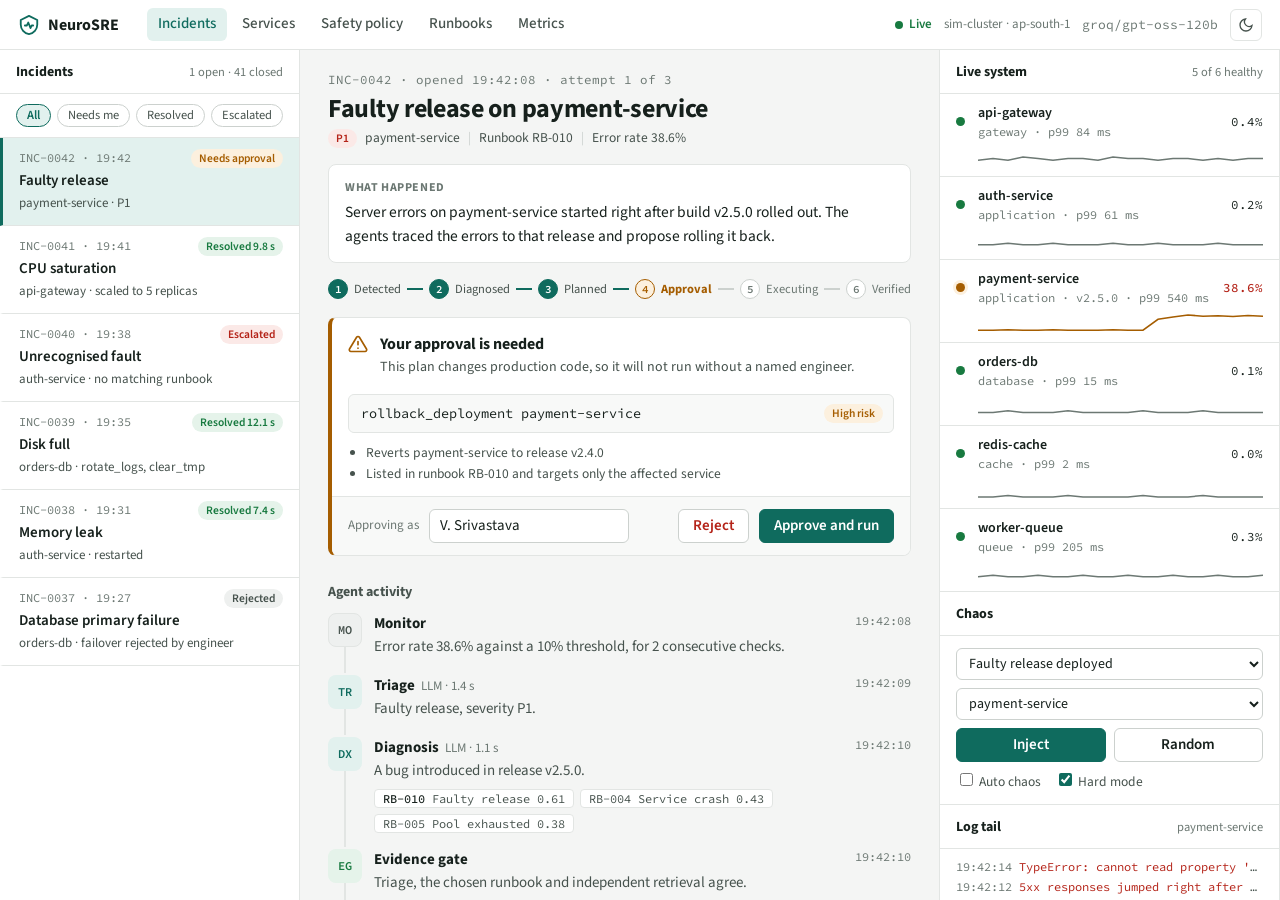
<file: design/console-d-triage.html>
<!doctype html>
<html lang="en">
<head>
<meta charset="utf-8">
<meta name="viewport" content="width=device-width, initial-scale=1">
<title>NeuroSRE (design sample D, incident-first)</title>
<link rel="preconnect" href="https://fonts.googleapis.com">
<link href="https://fonts.googleapis.com/css2?family=Source+Sans+3:wght@400;500;600;700&family=Source+Code+Pro:wght@400;500&display=swap" rel="stylesheet">
<style>
:root {
  --sans: "Source Sans 3", "Segoe UI", system-ui, sans-serif; --mono: "Source Code Pro", Consolas, monospace;
  --bg: #f4f5f4; --pane: #ffffff; --pane-2: #f8f9f8; --line: #e2e5e3; --line-2: #ccd1ce;
  --text: #16201c; --text-2: #46524d; --text-3: #6c7873;
  --accent: #0f6b5e; --accent-weak: #e2f1ee; --on-accent: #ffffff;
  --ok: #187a40; --ok-bg: #e5f3ea; --warn: #a55d00; --warn-bg: #fcf0de; --crit: #b42318; --crit-bg: #fbe9e7; --gray-bg: #eef0ef;
}
:root[data-theme="dark"] {
  --bg: #0c0f0e; --pane: #131716; --pane-2: #181d1b; --line: #242b28; --line-2: #313a36;
  --text: #e7ecea; --text-2: #aab5b0; --text-3: #85918c;
  --accent: #4fc3ad; --accent-weak: #11302a; --on-accent: #06120f;
  --ok: #49c97b; --ok-bg: #11261a; --warn: #f0a540; --warn-bg: #2b200f; --crit: #ff6b5e; --crit-bg: #2e1513; --gray-bg: #1d2321;
}
* { box-sizing: border-box; }
html, body { margin: 0; height: 100%; }
body { background: var(--bg); color: var(--text); font: 15px/1.5 var(--sans); -webkit-font-smoothing: antialiased; }
button, input { font: inherit; color: inherit; }
:focus-visible { outline: 2px solid var(--accent); outline-offset: 2px; }
.mono { font-family: var(--mono); }

.top { height: 50px; display: flex; align-items: center; gap: 16px; padding: 0 18px; background: var(--pane); border-bottom: 1px solid var(--line); }
.brand { display: flex; align-items: center; gap: 8px; font-weight: 700; font-size: 16px; }
.brand svg { color: var(--accent); }
.top nav { display: flex; gap: 4px; margin-left: 12px; }
.top nav a { padding: 5px 11px; border-radius: 6px; color: var(--text-2); text-decoration: none; font-weight: 500; cursor: pointer; }
.top nav a.on { background: var(--accent-weak); color: var(--accent); }
.top nav a:hover:not(.on) { background: var(--pane-2); }
.top .r { margin-left: auto; display: flex; align-items: center; gap: 12px; font-size: 13px; color: var(--text-3); }
.okdot { display: inline-flex; align-items: center; gap: 6px; color: var(--ok); font-weight: 600; }
.okdot i { width: 8px; height: 8px; border-radius: 50%; background: var(--ok); }
.ib { width: 32px; height: 32px; border-radius: 6px; border: 1px solid var(--line); background: var(--pane); display: grid; place-items: center; cursor: pointer; color: var(--text-2); }

.panes { display: grid; grid-template-columns: 300px minmax(0, 1fr) 340px; height: calc(100vh - 50px); }
.pane { background: var(--pane); border-right: 1px solid var(--line); overflow: auto; min-width: 0; }
.center { background: var(--bg); border-right: 1px solid var(--line); }
.ph { position: sticky; top: 0; background: inherit; padding: 12px 16px 10px; border-bottom: 1px solid var(--line); display: flex; align-items: center; gap: 8px; z-index: 1; }
.ph h2 { margin: 0; font-size: 14px; font-weight: 700; }
.ph .c { margin-left: auto; font-size: 12.5px; color: var(--text-3); }

/* queue */
.filters { display: flex; gap: 6px; padding: 10px 16px; border-bottom: 1px solid var(--line); flex-wrap: wrap; }
.filters button { border: 1px solid var(--line-2); background: var(--pane); border-radius: 14px; padding: 1px 10px; font-size: 12.5px; cursor: pointer; color: var(--text-2); }
.filters button.on { border-color: var(--accent); color: var(--accent); background: var(--accent-weak); font-weight: 600; }
.q { display: block; padding: 11px 16px; border-bottom: 1px solid var(--line); cursor: pointer; text-decoration: none; color: inherit; border-left: 3px solid transparent; }
.q:hover { background: var(--pane-2); }
.q.sel { background: var(--accent-weak); border-left-color: var(--accent); }
.q .l1 { display: flex; align-items: center; gap: 6px; font-size: 12px; color: var(--text-3); font-family: var(--mono); }
.q .l2 { font-weight: 600; margin: 2px 0; }
.q .l3 { font-size: 13px; color: var(--text-2); }
.chip { display: inline-flex; align-items: center; gap: 4px; font: 600 11.5px var(--sans); padding: 1px 8px; border-radius: 10px; }
.chip.wait { background: var(--warn-bg); color: var(--warn); }
.chip.ok { background: var(--ok-bg); color: var(--ok); }
.chip.esc { background: var(--crit-bg); color: var(--crit); }
.chip.gray { background: var(--gray-bg); color: var(--text-2); }

/* center story */
.story { max-width: 820px; margin: 0 auto; padding: 22px 28px 40px; }
.crumb { font: 12.5px var(--mono); color: var(--text-3); }
.story h1 { margin: 6px 0 4px; font-size: 26px; letter-spacing: -.3px; line-height: 1.2; }
.facts { display: flex; gap: 8px; flex-wrap: wrap; align-items: center; font-size: 13.5px; color: var(--text-2); }
.facts .sep { color: var(--line-2); }
.summary { margin: 16px 0; background: var(--pane); border: 1px solid var(--line); border-radius: 8px; padding: 14px 16px; }
.summary .k { font-size: 12px; font-weight: 700; color: var(--text-3); text-transform: uppercase; letter-spacing: .6px; }
.summary p { margin: 4px 0 0; font-size: 15.5px; }
.prog { display: flex; align-items: center; gap: 0; margin: 4px 0 18px; }
.prog .s { display: flex; align-items: center; gap: 6px; font-size: 12.5px; color: var(--text-3); white-space: nowrap; }
.prog .s b { width: 20px; height: 20px; border-radius: 50%; display: grid; place-items: center; font: 600 11px var(--mono); border: 1.5px solid var(--line-2); background: var(--pane); }
.prog .s.d { color: var(--text-2); } .prog .s.d b { background: var(--accent); border-color: var(--accent); color: var(--on-accent); }
.prog .s.n { color: var(--warn); font-weight: 700; } .prog .s.n b { border-color: var(--warn); color: var(--warn); background: var(--warn-bg); }
.prog .bar { flex: 1; height: 1.5px; background: var(--line-2); margin: 0 6px; min-width: 10px; }
.prog .bar.d { background: var(--accent); }

.decide { background: var(--pane); border: 1px solid var(--line); border-left: 4px solid var(--warn); border-radius: 8px; overflow: hidden; }
.decide .h { padding: 14px 16px 6px; display: flex; gap: 12px; }
.decide .h svg { color: var(--warn); flex: none; margin-top: 2px; }
.decide .h b { font-size: 16px; display: block; }
.decide .h span { color: var(--text-2); font-size: 14px; }
.decide .cmdrow { margin: 10px 16px; border: 1px solid var(--line); border-radius: 6px; display: grid; grid-template-columns: 1fr auto; align-items: center; background: var(--pane-2); }
.decide .cmdrow code { font: 13.5px var(--mono); padding: 10px 12px; }
.decide .cmdrow .chip { margin-right: 10px; }
.decide ul { margin: 0 16px 12px; padding-left: 18px; font-size: 13.5px; color: var(--text-2); }
.decide .act { display: flex; gap: 10px; align-items: center; padding: 12px 16px; border-top: 1px solid var(--line); background: var(--pane-2); }
.decide .act label { font-size: 13px; color: var(--text-3); }
.decide .act input { height: 34px; border: 1px solid var(--line-2); border-radius: 6px; padding: 0 10px; background: var(--pane); width: 200px; }
.btn { height: 34px; padding: 0 14px; border-radius: 6px; border: 1px solid var(--line-2); background: var(--pane); cursor: pointer; font-weight: 600; }
.btn:hover { background: var(--pane-2); }
.btn.go { background: var(--accent); border-color: var(--accent); color: var(--on-accent); }
.btn.no { color: var(--crit); }
.grow { flex: 1; }

h3.sh { margin: 26px 0 10px; font-size: 14px; font-weight: 700; color: var(--text-2); }
.feed { list-style: none; margin: 0; padding: 0; }
.feed li { display: grid; grid-template-columns: 34px 1fr; gap: 12px; padding: 0 0 16px; position: relative; }
.feed li::before { content: ""; position: absolute; left: 16px; top: 34px; bottom: 2px; width: 1.5px; background: var(--line); }
.feed li:last-child::before { display: none; }
.av { width: 34px; height: 34px; border-radius: 8px; display: grid; place-items: center; font: 600 12px var(--mono); background: var(--gray-bg); color: var(--text-2); border: 1px solid var(--line); }
.av.ai { background: var(--accent-weak); color: var(--accent); border-color: transparent; }
.av.g { background: var(--ok-bg); color: var(--ok); border-color: transparent; }
.av.w { background: var(--warn-bg); color: var(--warn); border-color: transparent; }
.feed .who { font-weight: 700; }
.feed .who small { font-weight: 400; color: var(--text-3); margin-left: 6px; font-size: 13px; }
.feed .who .t { float: right; font: 12px var(--mono); color: var(--text-3); font-weight: 400; }
.feed .msg { color: var(--text-2); margin-top: 1px; }
.feed .msg code { font: 13px var(--mono); background: var(--pane); border: 1px solid var(--line); padding: 0 5px; border-radius: 4px; color: var(--text); }
.ev { margin-top: 6px; display: flex; gap: 6px; flex-wrap: wrap; }
.ev span { font: 12px var(--mono); padding: 1px 8px; border: 1px solid var(--line); border-radius: 4px; background: var(--pane); color: var(--text-2); }
.ev span b { color: var(--text); font-weight: 500; }

/* right: system */
.sys .row { display: grid; grid-template-columns: 14px 1fr auto; gap: 8px; align-items: center; padding: 9px 16px; border-bottom: 1px solid var(--line); }
.sys .row .d { width: 9px; height: 9px; border-radius: 50%; background: var(--ok); }
.sys .row.warn .d { background: var(--warn); box-shadow: 0 0 0 3px var(--warn-bg); }
.sys .row .n { font-weight: 600; font-size: 14px; }
.sys .row .n small { display: block; font: 12px var(--mono); color: var(--text-3); font-weight: 400; }
.sys .row .e { text-align: right; font: 12.5px var(--mono); }
.sys .row.warn .e { color: var(--crit); font-weight: 500; }
.sys .row svg { grid-column: 2 / 4; width: 100%; height: 20px; }
.inject { padding: 12px 16px; border-bottom: 1px solid var(--line); display: grid; gap: 8px; }
.inject select { height: 32px; border: 1px solid var(--line-2); border-radius: 6px; background: var(--pane); padding: 0 8px; font: inherit; font-size: 14px; color: inherit; }
.inject .two { display: flex; gap: 8px; }
.inject .two .btn { flex: 1; }
.inject .opts { display: flex; gap: 14px; font-size: 13.5px; color: var(--text-2); }
.inject .opts input { accent-color: var(--accent); }
.tail { font: 12px/1.65 var(--mono); padding: 8px 16px 16px; }
.tail div { white-space: nowrap; overflow: hidden; text-overflow: ellipsis; color: var(--text-2); }
.tail .E { color: var(--crit); } .tail .W { color: var(--warn); } .tail .t { color: var(--text-3); }
@media (max-width: 1200px) { .panes { grid-template-columns: 240px minmax(0, 1fr); } .sys { display: none; } }
</style>
</head>
<body>
<div class="top">
  <div class="brand"><svg width="22" height="22" viewBox="0 0 24 24" fill="none" stroke="currentColor" stroke-width="2" stroke-linecap="round" stroke-linejoin="round" aria-hidden="true"><path d="M12 2 3 6.5v5.2c0 5 3.8 9.3 9 10.3 5.2-1 9-5.3 9-10.3V6.5L12 2Z"/><path d="M7.5 12.5h2.2l1.5-3.2 2.4 6 1.4-2.8h1.5"/></svg>NeuroSRE</div>
  <nav aria-label="Sections"><a class="on" aria-current="page">Incidents</a><a>Services</a><a>Safety policy</a><a>Runbooks</a><a>Metrics</a></nav>
  <div class="r">
    <span class="okdot"><i></i>Live</span><span>sim-cluster · ap-south-1</span><span class="mono">groq/gpt-oss-120b</span>
    <button class="ib" id="theme" aria-label="Switch light or dark theme" title="Switch theme"><svg width="16" height="16" viewBox="0 0 24 24" fill="none" stroke="currentColor" stroke-width="2" stroke-linecap="round" aria-hidden="true"><path d="M21 12.8A9 9 0 1 1 11.2 3a7 7 0 0 0 9.8 9.8Z"/></svg></button>
  </div>
</div>

<div class="panes">
  <!-- queue -->
  <aside class="pane" aria-label="Incident queue">
    <div class="ph"><h2>Incidents</h2><span class="c">1 open · 41 closed</span></div>
    <div class="filters" role="group" aria-label="Filter"><button class="on">All</button><button>Needs me</button><button>Resolved</button><button>Escalated</button></div>
    <a class="q sel"><div class="l1">INC-0042 · 19:42 <span class="chip wait" style="margin-left:auto">Needs approval</span></div><div class="l2">Faulty release</div><div class="l3">payment-service · P1</div></a>
    <a class="q"><div class="l1">INC-0041 · 19:41 <span class="chip ok" style="margin-left:auto">Resolved 9.8 s</span></div><div class="l2">CPU saturation</div><div class="l3">api-gateway · scaled to 5 replicas</div></a>
    <a class="q"><div class="l1">INC-0040 · 19:38 <span class="chip esc" style="margin-left:auto">Escalated</span></div><div class="l2">Unrecognised fault</div><div class="l3">auth-service · no matching runbook</div></a>
    <a class="q"><div class="l1">INC-0039 · 19:35 <span class="chip ok" style="margin-left:auto">Resolved 12.1 s</span></div><div class="l2">Disk full</div><div class="l3">orders-db · rotate_logs, clear_tmp</div></a>
    <a class="q"><div class="l1">INC-0038 · 19:31 <span class="chip ok" style="margin-left:auto">Resolved 7.4 s</span></div><div class="l2">Memory leak</div><div class="l3">auth-service · restarted</div></a>
    <a class="q"><div class="l1">INC-0037 · 19:27 <span class="chip gray" style="margin-left:auto">Rejected</span></div><div class="l2">Database primary failure</div><div class="l3">orders-db · failover rejected by engineer</div></a>
  </aside>

  <!-- story -->
  <main class="pane center" aria-label="Incident detail">
    <div class="story">
      <div class="crumb">INC-0042 · opened 19:42:08 · attempt 1 of 3</div>
      <h1>Faulty release on payment-service</h1>
      <div class="facts"><span class="chip esc">P1</span><span>payment-service</span><span class="sep">|</span><span>Runbook RB-010</span><span class="sep">|</span><span>Error rate 38.6%</span></div>

      <div class="summary"><div class="k">What happened</div>
        <p>Server errors on payment-service started right after build v2.5.0 rolled out. The agents traced the errors to that release and propose rolling it back.</p></div>

      <div class="prog" aria-label="Lifecycle">
        <span class="s d"><b>1</b>Detected</span><span class="bar d"></span><span class="s d"><b>2</b>Diagnosed</span><span class="bar d"></span>
        <span class="s d"><b>3</b>Planned</span><span class="bar d"></span><span class="s n"><b>4</b>Approval</span><span class="bar"></span>
        <span class="s"><b>5</b>Executing</span><span class="bar"></span><span class="s"><b>6</b>Verified</span>
      </div>

      <section class="decide" aria-label="Approval required">
        <div class="h"><svg width="20" height="20" viewBox="0 0 24 24" fill="none" stroke="currentColor" stroke-width="2" stroke-linecap="round" aria-hidden="true"><path d="M12 9v4m0 4h.01M10.3 3.9 1.8 18a2 2 0 0 0 1.7 3h17a2 2 0 0 0 1.7-3L13.7 3.9a2 2 0 0 0-3.4 0Z"/></svg>
          <div><b>Your approval is needed</b><span>This plan changes production code, so it will not run without a named engineer.</span></div></div>
        <div class="cmdrow"><code>rollback_deployment payment-service</code><span class="chip wait">High risk</span></div>
        <ul><li>Reverts payment-service to release v2.4.0</li><li>Listed in runbook RB-010 and targets only the affected service</li></ul>
        <div class="act"><label for="who">Approving as</label><input id="who" value="V. Srivastava"><span class="grow"></span><button class="btn no">Reject</button><button class="btn go">Approve and run</button></div>
      </section>

      <h3 class="sh">Agent activity</h3>
      <ol class="feed" aria-label="Agent timeline">
        <li><span class="av">MO</span><div><div class="who">Monitor<span class="t">19:42:08</span></div><div class="msg">Error rate 38.6% against a 10% threshold, for 2 consecutive checks.</div></div></li>
        <li><span class="av ai">TR</span><div><div class="who">Triage<small>LLM · 1.4 s</small><span class="t">19:42:09</span></div><div class="msg">Faulty release, severity P1.</div></div></li>
        <li><span class="av ai">DX</span><div><div class="who">Diagnosis<small>LLM · 1.1 s</small><span class="t">19:42:10</span></div><div class="msg">A bug introduced in release v2.5.0.</div>
          <div class="ev"><span><b>RB-010</b> Faulty release 0.61</span><span>RB-004 Service crash 0.43</span><span>RB-005 Pool exhausted 0.38</span></div></div></li>
        <li><span class="av g">EG</span><div><div class="who">Evidence gate<span class="t">19:42:10</span></div><div class="msg">Triage, the chosen runbook and independent retrieval agree.</div></div></li>
        <li><span class="av ai">PL</span><div><div class="who">Planner<small>LLM · 0.9 s</small><span class="t">19:42:11</span></div><div class="msg"><code>rollback_deployment payment-service</code></div></div></li>
        <li><span class="av w">SG</span><div><div class="who">Safety guard<span class="t">19:42:11</span></div><div class="msg">High risk: waiting for approval.</div></div></li>
      </ol>
    </div>
  </main>

  <!-- system -->
  <aside class="pane sys" aria-label="Live system">
    <div class="ph"><h2>Live system</h2><span class="c">5 of 6 healthy</span></div>
    <div id="sys"></div>
    <div class="ph" style="position:static"><h2>Chaos</h2></div>
    <div class="inject">
      <select aria-label="Fault"><option>Faulty release deployed</option><option>Memory leak</option><option>Clock drift (no runbook)</option></select>
      <select aria-label="Target"><option>payment-service</option></select>
      <div class="two"><button class="btn go">Inject</button><button class="btn">Random</button></div>
      <div class="opts"><label><input type="checkbox"> Auto chaos</label><label><input type="checkbox" checked> Hard mode</label></div>
    </div>
    <div class="ph" style="position:static"><h2>Log tail</h2><span class="c">payment-service</span></div>
    <div class="tail" id="tail"></div>
  </aside>
</div>
<script>
const root = document.documentElement;
root.dataset.theme = (() => { try { return localStorage.getItem("nsre-d") } catch { return null } })() || "light";
document.getElementById("theme").onclick = () => { root.dataset.theme = root.dataset.theme === "dark" ? "light" : "dark"; try { localStorage.setItem("nsre-d", root.dataset.theme) } catch {} };
const S = [["api-gateway","gateway","ok","0.4%","84 ms",[3,4,3,5,4,3,4,4,3,5,4,4,3,4,4,3,4,3,4,4]],["auth-service","application","ok","0.2%","61 ms",[2,2,3,2,2,3,2,2,2,3,2,2,3,2,2,2,3,2,2,2]],["payment-service","application · v2.5.0","warn","38.6%","540 ms",[2,2,3,2,2,3,2,2,2,3,2,2,30,36,41,38,39,37,40,38]],["orders-db","database","ok","0.1%","15 ms",[1,1,2,1,1,1,2,1,1,1,1,2,1,1,1,2,1,1,1,1]],["redis-cache","cache","ok","0.0%","2 ms",[0,0,1,0,0,0,1,0,0,0,0,1,0,0,0,1,0,0,0,0]],["worker-queue","queue","ok","0.3%","205 ms",[2,3,2,2,3,2,2,3,2,2,3,2,2,3,2,2,3,2,2,3]]];
const spark = (p, c) => { const m = Math.max(10, ...p); return `<svg viewBox="0 0 100 20" preserveAspectRatio="none" aria-hidden="true"><polyline fill="none" stroke="${c}" stroke-width="1.5" vector-effect="non-scaling-stroke" points="${p.map((v, i) => `${i * 100 / (p.length - 1)},${18 - v / m * 16}`).join(" ")}"/></svg>`; };
document.getElementById("sys").innerHTML = S.map(([n, k, st, e, lat, p]) => `<div class="row ${st}"><span class="d"></span><span class="n">${n}<small>${k} · p99 ${lat}</small></span><span class="e">${e}</span>${spark(p, st === "ok" ? "var(--text-3)" : "var(--warn)")}</div>`).join("");
const T = [["19:42:14","E","TypeError: cannot read property 'discount' of undefined"],["19:42:12","E","5xx responses jumped right after release v2.5.0"],["19:42:11","W","cached DNS answer for redis-cache.internal is stale"],["19:42:10","E","TypeError: cannot read property 'discount' of undefined"],["19:42:08","E","5xx responses jumped right after release v2.5.0"],["19:42:06","I","release v2.5.0 finished rolling out"],["19:41:51","I","payment authorised txn-8605 amount=893.00 INR"]];
document.getElementById("tail").innerHTML = T.map(([t, l, m]) => `<div><span class="t">${t}</span> <span class="${l}">${m}</span></div>`).join("");
</script>
</body>
</html>
</file>
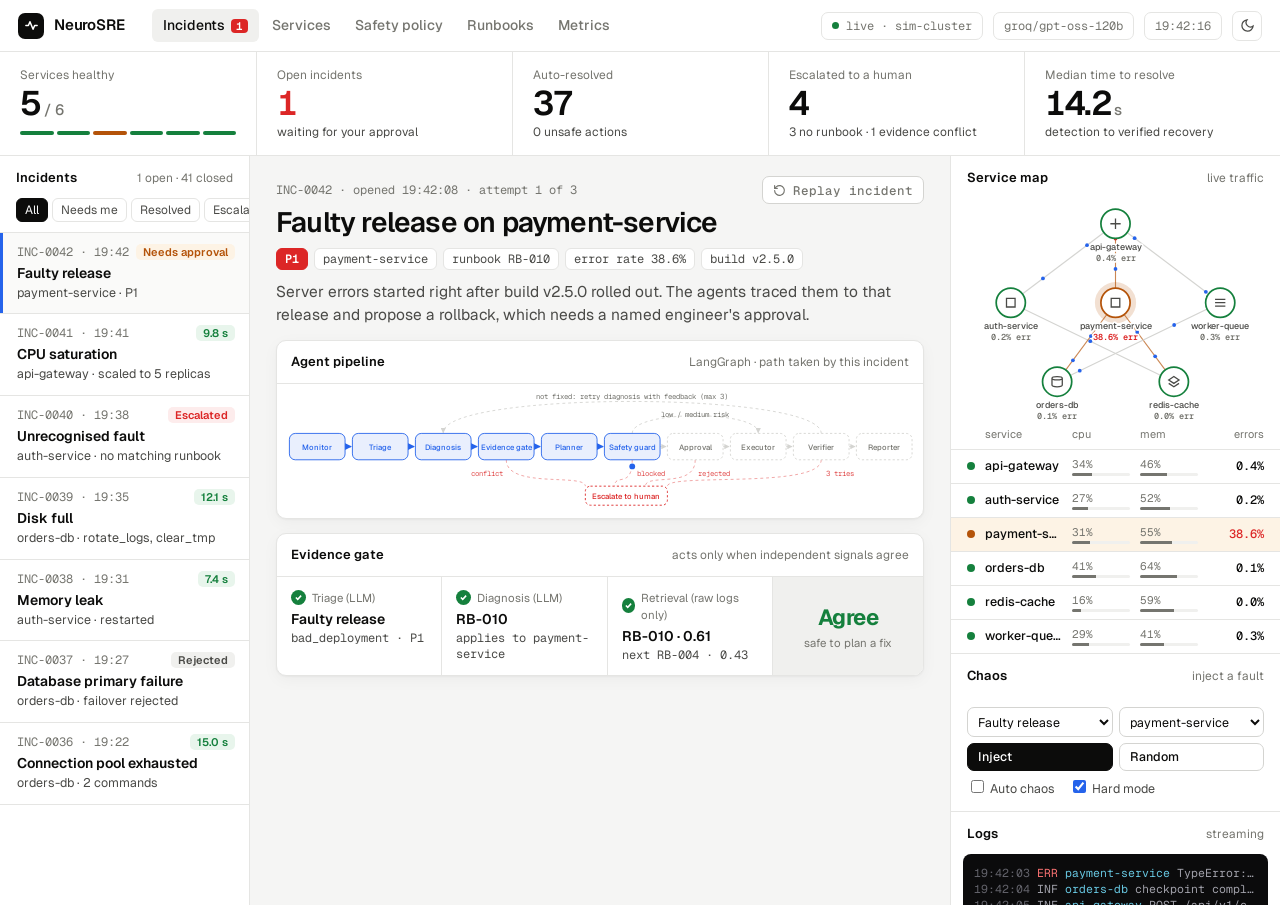
<file: design/console-e-flightdeck.html>
<!doctype html>
<html lang="en">
<head>
<meta charset="utf-8">
<meta name="viewport" content="width=device-width, initial-scale=1">
<title>NeuroSRE (design sample E, flight deck)</title>
<link rel="preconnect" href="https://fonts.googleapis.com">
<link href="https://fonts.googleapis.com/css2?family=Geist:wght@400;500;600;700&family=Geist+Mono:wght@400;500;600&display=swap" rel="stylesheet">
<style>
:root {
  --sans: "Geist", "Segoe UI", system-ui, sans-serif; --mono: "Geist Mono", Consolas, monospace;
  --bg: #f5f5f4; --pane: #ffffff; --pane-2: #fafaf9; --sunk: #f0f0ee; --line: #e5e5e3; --line-2: #d4d4d1;
  --text: #0c0c0b; --text-2: #4a4a47; --text-3: #75756f;
  --accent: #2563eb; --accent-weak: #e9effd; --on-accent: #ffffff;
  --ok: #15803d; --ok-weak: #e8f5ec; --warn: #b45309; --warn-weak: #fdf3e5; --crit: #dc2626; --crit-weak: #fdecec;
  --term: #0b0b0c; --term-2: #a1a1aa; --term-3: #63636b;
  --shadow: 0 1px 2px rgba(0,0,0,.04), 0 4px 16px rgba(0,0,0,.04);
}
:root[data-theme="dark"] {
  --bg: #09090a; --pane: #111112; --pane-2: #161618; --sunk: #0d0d0e; --line: #232326; --line-2: #2f2f33;
  --text: #f4f4f5; --text-2: #b4b4bb; --text-3: #85858d;
  --accent: #5b8cff; --accent-weak: #15203a; --on-accent: #050814;
  --ok: #34d399; --ok-weak: #0c2219; --warn: #f5a524; --warn-weak: #2a1e0b; --crit: #f87171; --crit-weak: #2c1214;
  --term: #050506; --shadow: none;
}
* { box-sizing: border-box; }
html, body { margin: 0; height: 100%; }
body { background: var(--bg); color: var(--text); font: 14px/1.5 var(--sans); -webkit-font-smoothing: antialiased; font-feature-settings: "ss01"; }
button, input, select { font: inherit; color: inherit; }
:focus-visible { outline: 2px solid var(--accent); outline-offset: 2px; border-radius: 4px; }
.mono { font-family: var(--mono); }
.num { font-variant-numeric: tabular-nums; }

/* ---------- top ---------- */
.top { height: 52px; display: flex; align-items: center; gap: 18px; padding: 0 18px; background: var(--pane); border-bottom: 1px solid var(--line); }
.brand { display: flex; align-items: center; gap: 10px; font-weight: 600; font-size: 15px; letter-spacing: -.2px; }
.mark { width: 26px; height: 26px; border-radius: 7px; background: var(--text); display: grid; place-items: center; }
.mark svg { color: var(--pane); }
.top nav { display: flex; gap: 2px; margin-left: 10px; }
.top nav a { padding: 6px 11px; border-radius: 6px; color: var(--text-3); text-decoration: none; font-weight: 500; cursor: pointer; transition: color .15s, background .15s; }
.top nav a:hover { color: var(--text); background: var(--sunk); }
.top nav a.on { color: var(--text); background: var(--sunk); }
.top nav a .b { margin-left: 6px; font: 600 11px var(--mono); color: #fff; background: var(--crit); padding: 0 5px; border-radius: 4px; }
.top .r { margin-left: auto; display: flex; align-items: center; gap: 10px; font-size: 12.5px; color: var(--text-3); }
.chipline { display: inline-flex; align-items: center; gap: 7px; height: 28px; padding: 0 10px; border: 1px solid var(--line); border-radius: 7px; background: var(--pane); font-family: var(--mono); font-size: 12px; }
.pulse { width: 7px; height: 7px; border-radius: 50%; background: var(--ok); box-shadow: 0 0 0 0 var(--ok); animation: ping 2s infinite; }
@keyframes ping { 0% { box-shadow: 0 0 0 0 color-mix(in srgb, var(--ok) 60%, transparent); } 70% { box-shadow: 0 0 0 6px transparent; } 100% { box-shadow: 0 0 0 0 transparent; } }
.ib { width: 30px; height: 30px; border: 1px solid var(--line); border-radius: 7px; background: var(--pane); display: grid; place-items: center; cursor: pointer; color: var(--text-2); }
.ib:hover { color: var(--text); background: var(--sunk); }

/* ---------- headline numbers ---------- */
.hero { display: grid; grid-template-columns: repeat(5, 1fr); background: var(--pane); border-bottom: 1px solid var(--line); }
.hn { padding: 14px 20px 14px; border-left: 1px solid var(--line); }
.hn:first-child { border-left: 0; }
.hn .l { font-size: 12px; color: var(--text-3); }
.hn .v { font-size: 34px; font-weight: 600; letter-spacing: -1.4px; line-height: 1.15; }
.hn .v small { font-size: 15px; font-weight: 500; color: var(--text-3); letter-spacing: 0; }
.hn .v.crit { color: var(--crit); }
.hn .d { font-size: 12px; color: var(--text-2); }
.hn .bar { display: flex; gap: 3px; margin-top: 8px; }
.hn .bar i { flex: 1; height: 4px; border-radius: 2px; background: var(--ok); }
.hn .bar i.w { background: var(--warn); }

/* ---------- panes ---------- */
.panes { display: grid; grid-template-columns: 290px minmax(0, 1fr) 380px; height: calc(100vh - 52px - 99px); min-height: 640px; }
.pane { overflow: auto; min-width: 0; background: var(--pane); }
.pane.l { border-right: 1px solid var(--line); }
.pane.r { border-left: 1px solid var(--line); }
.pane.c { background: var(--bg); }
.ph { display: flex; align-items: center; gap: 8px; padding: 12px 16px 10px; position: sticky; top: 0; background: inherit; z-index: 2; }
.ph h2 { margin: 0; font-size: 13px; font-weight: 600; }
.ph .m { margin-left: auto; font-size: 12px; color: var(--text-3); }

/* queue */
.seg { display: flex; gap: 4px; padding: 0 16px 10px; border-bottom: 1px solid var(--line); }
.seg button { border: 1px solid var(--line); background: var(--pane); border-radius: 6px; padding: 2px 8px; font-size: 12px; cursor: pointer; color: var(--text-2); white-space: nowrap; }
.seg button.on { background: var(--text); color: var(--pane); border-color: var(--text); }
.q { display: grid; grid-template-columns: 3px 1fr; border-bottom: 1px solid var(--line); cursor: pointer; transition: background .15s; }
.q:hover { background: var(--pane-2); }
.q .rail { background: transparent; }
.q.sel { background: var(--pane-2); } .q.sel .rail { background: var(--accent); }
.q .in { padding: 11px 14px; }
.q .l1 { display: flex; align-items: center; gap: 6px; font: 12px var(--mono); color: var(--text-3); }
.q .l2 { font-weight: 600; margin-top: 3px; }
.q .l3 { font-size: 12.5px; color: var(--text-2); }
.st { margin-left: auto; font: 600 11px var(--sans); padding: 1px 7px; border-radius: 5px; }
.st.wait { background: var(--warn-weak); color: var(--warn); }
.st.ok { background: var(--ok-weak); color: var(--ok); }
.st.esc { background: var(--crit-weak); color: var(--crit); }
.st.gray { background: var(--sunk); color: var(--text-2); }

/* centre */
.story { max-width: 900px; margin: 0 auto; padding: 20px 26px 40px; display: grid; gap: 14px; }
.crumb { font: 12px var(--mono); color: var(--text-3); display: flex; gap: 10px; align-items: center; }
.crumb .rp { margin-left: auto; }
.btn { height: 32px; padding: 0 13px; border-radius: 7px; border: 1px solid var(--line-2); background: var(--pane); cursor: pointer; font-weight: 500; display: inline-flex; align-items: center; gap: 7px; transition: background .15s, transform .1s; }
.btn:hover { background: var(--sunk); }
.btn:active { transform: translateY(1px); }
.btn.primary { background: var(--text); color: var(--pane); border-color: var(--text); }
.btn.primary:hover { opacity: .9; }
.btn.go { background: var(--accent); color: var(--on-accent); border-color: var(--accent); }
.btn.no { color: var(--crit); }
.btn.sm { height: 28px; font-size: 12.5px; padding: 0 10px; }
h1 { margin: 2px 0 0; font-size: 28px; letter-spacing: -.8px; line-height: 1.2; font-weight: 600; }
.facts { display: flex; gap: 6px; flex-wrap: wrap; margin-top: 8px; }
.fact { font: 12px var(--mono); padding: 2px 8px; border: 1px solid var(--line); border-radius: 6px; background: var(--pane); color: var(--text-2); }
.fact.p1 { background: var(--crit); color: #fff; border-color: var(--crit); font-weight: 600; }
.lede { font-size: 15.5px; color: var(--text-2); margin: 10px 0 0; max-width: 70ch; }

.card { background: var(--pane); border: 1px solid var(--line); border-radius: 10px; box-shadow: var(--shadow); overflow: hidden; }
.card-h { display: flex; align-items: center; gap: 8px; padding: 11px 14px; border-bottom: 1px solid var(--line); }
.card-h h3 { margin: 0; font-size: 13px; font-weight: 600; }
.card-h .m { margin-left: auto; font-size: 12px; color: var(--text-3); }

/* pipeline graph */
.pipe { padding: 4px 8px 6px; }
.pipe svg { display: block; width: 100%; height: auto; }
.pipe .node rect { fill: var(--pane); stroke: var(--line-2); stroke-width: 1.2; stroke-dasharray: 3 3; transition: all .35s; }
.pipe .node text { font: 500 10.5px var(--sans); fill: var(--text-3); transition: fill .35s; }
.pipe .node.done rect { fill: var(--accent-weak); stroke: var(--accent); stroke-dasharray: none; }
.pipe .node.done text { fill: var(--accent); }
.pipe .node.now rect { fill: var(--warn-weak); stroke: var(--warn); stroke-dasharray: none; stroke-width: 1.6; animation: glow 1.6s ease-in-out infinite; }
.pipe .node.now text { fill: var(--warn); font-weight: 600; }
.pipe .node.esc rect { stroke: var(--crit); stroke-dasharray: 3 3; }
.pipe .node.esc text { fill: var(--crit); }
@keyframes glow { 50% { stroke-opacity: .35; } }
.pipe .edge { fill: none; stroke: var(--line-2); stroke-width: 1.2; transition: stroke .35s; }
.pipe .edge.done { stroke: var(--accent); stroke-width: 1.8; }
.pipe .edge.alt { stroke-dasharray: 4 4; }
.pipe .edge.bad { stroke: var(--crit); stroke-opacity: .45; stroke-dasharray: 4 4; }
.pipe .lbl { font: 10px var(--mono); fill: var(--text-3); }
.pipe .lbl.bad { fill: var(--crit); opacity: .8; }
.pipe .runner { fill: var(--accent); }

/* evidence gate */
.gate { display: grid; grid-template-columns: repeat(3, 1fr) 150px; }
.sig { padding: 12px 14px; border-right: 1px solid var(--line); }
.sig .k { font-size: 11.5px; color: var(--text-3); display: flex; align-items: center; gap: 6px; }
.sig .v { font-weight: 600; margin-top: 3px; }
.sig .v small { display: block; font: 12px var(--mono); font-weight: 400; color: var(--text-2); }
.tick { width: 15px; height: 15px; border-radius: 50%; display: grid; place-items: center; background: var(--ok); color: #fff; opacity: 0; transform: scale(.6); transition: all .3s; }
.gate.lit .tick { opacity: 1; transform: none; }
.verdict { display: grid; place-content: center; text-align: center; background: var(--sunk); padding: 10px; }
.verdict b { font-size: 22px; letter-spacing: -.5px; color: var(--ok); }
.verdict span { font-size: 11.5px; color: var(--text-3); }

/* decision */
.decision { border: 1px solid var(--warn); border-radius: 10px; background: var(--pane); overflow: hidden; box-shadow: 0 0 0 4px var(--warn-weak); }
.decision .h { display: flex; gap: 12px; padding: 14px 16px 4px; }
.decision .h .ic { width: 30px; height: 30px; border-radius: 8px; background: var(--warn-weak); color: var(--warn); display: grid; place-items: center; flex: none; }
.decision .h b { display: block; font-size: 15.5px; }
.decision .h span { color: var(--text-2); font-size: 13.5px; }
.cmd { margin: 10px 16px 0; display: flex; align-items: center; justify-content: space-between; gap: 10px; background: var(--term); color: #e4e4e7; border-radius: 8px; padding: 11px 13px; font: 13px var(--mono); }
.cmd .p { color: var(--term-3); margin-right: 8px; }
.cmd .risk { font: 600 11px var(--mono); color: #111; background: var(--warn); padding: 1px 7px; border-radius: 4px; }
.why { display: grid; grid-template-columns: repeat(3, 1fr); gap: 1px; background: var(--line); margin: 12px 16px; border: 1px solid var(--line); border-radius: 8px; overflow: hidden; }
.why div { background: var(--pane-2); padding: 8px 10px; font-size: 12.5px; }
.why div b { display: block; font-size: 11px; color: var(--text-3); font-weight: 500; }
.act { display: flex; align-items: center; gap: 10px; padding: 12px 16px; border-top: 1px solid var(--line); background: var(--pane-2); }
.act label { font-size: 12.5px; color: var(--text-3); }
.act input { height: 32px; border: 1px solid var(--line-2); border-radius: 7px; padding: 0 10px; background: var(--pane); width: 190px; }
.grow { flex: 1; }
kbd { font: 11px var(--mono); border: 1px solid var(--line-2); border-bottom-width: 2px; border-radius: 4px; padding: 0 4px; color: var(--text-3); }

/* feed */
.feed { list-style: none; margin: 0; padding: 6px 16px 10px; }
.feed li { display: grid; grid-template-columns: 74px 1fr auto; gap: 12px; padding: 9px 0; border-bottom: 1px solid var(--line); align-items: baseline; opacity: 1; transition: opacity .3s, transform .3s; }
.feed li:last-child { border-bottom: 0; }
.feed li.hidden { opacity: 0; transform: translateY(4px); }
.feed .who { font-weight: 600; font-size: 13px; }
.feed .who em { display: block; font: normal 500 10.5px var(--mono); color: var(--accent); }
.feed .msg { color: var(--text-2); font-size: 13.5px; }
.feed code { font: 12.5px var(--mono); color: var(--text); background: var(--sunk); padding: 1px 5px; border-radius: 4px; }
.feed .t { font: 11.5px var(--mono); color: var(--text-3); }
.feed li.ok .who { color: var(--ok); } .feed li.w .who { color: var(--warn); }

/* right: map + services + log */
.map { padding: 0 10px 4px; }
.map svg { display: block; width: 100%; height: auto; }
.map .e { fill: none; stroke: var(--line-2); stroke-width: 1.3; }
.map .e.bad { stroke: var(--warn); stroke-opacity: .7; }
.map .dot { fill: var(--accent); }
.map .dot.bad { fill: var(--crit); }
.map .n circle.bg { fill: var(--pane); stroke: var(--ok); stroke-width: 2; }
.map .n.warn circle.bg { stroke: var(--warn); }
.map .n circle.halo { fill: var(--warn); opacity: .18; animation: halo 1.8s ease-in-out infinite; transform-box: fill-box; transform-origin: center; }
@keyframes halo { 50% { transform: scale(1.35); opacity: .05; } }
.map .n text { font: 500 10.5px var(--sans); fill: var(--text-2); text-anchor: middle; paint-order: stroke; stroke: var(--pane); stroke-width: 4px; stroke-linejoin: round; }
.map .n text.v { font: 600 10px var(--mono); fill: var(--text-3); }
.map .n.warn text.v { fill: var(--crit); }
.map .n .ico { fill: none; stroke: var(--text-2); stroke-width: 1.5; }
.rows { border-top: 1px solid var(--line); }
.row { display: grid; grid-template-columns: 8px minmax(0, 1fr) 58px 58px 56px; gap: 10px; align-items: center; padding: 7px 16px; border-bottom: 1px solid var(--line); font-size: 12.5px; }
.row .d { width: 8px; height: 8px; border-radius: 50%; background: var(--ok); }
.row.warn { background: var(--warn-weak); } .row.warn .d { background: var(--warn); }
.row .n { font-weight: 500; overflow: hidden; text-overflow: ellipsis; white-space: nowrap; }
.row .g { display: grid; gap: 2px; font: 11px var(--mono); color: var(--text-3); }
.row .g span { height: 3px; border-radius: 2px; background: var(--sunk); overflow: hidden; }
.row .g span i { display: block; height: 100%; background: var(--text-3); }
.row .e { text-align: right; font: 500 12px var(--mono); }
.row.warn .e { color: var(--crit); }
.rh { display: grid; grid-template-columns: 8px minmax(0, 1fr) 58px 58px 56px; gap: 10px; padding: 0 16px 6px; font-size: 11px; color: var(--text-3); }
.rh span:last-child { text-align: right; }
.chaos { display: grid; grid-template-columns: 1fr 1fr; gap: 6px; padding: 12px 16px; border-bottom: 1px solid var(--line); }
.chaos select { height: 30px; border: 1px solid var(--line-2); border-radius: 7px; background: var(--pane); padding: 0 6px; font-size: 12.5px; min-width: 0; }
.chaos .opts { grid-column: 1 / -1; display: flex; gap: 14px; font-size: 12.5px; color: var(--text-2); }
.chaos .opts input { accent-color: var(--accent); }
.term { background: var(--term); margin: 0 12px 14px; border-radius: 8px; padding: 9px 11px; font: 11.5px/1.7 var(--mono); color: var(--term-2); height: 196px; overflow: hidden; display: flex; flex-direction: column; justify-content: flex-end; }
.term div { white-space: nowrap; overflow: hidden; text-overflow: ellipsis; animation: in .35s ease-out; }
@keyframes in { from { opacity: 0; transform: translateY(6px); } }
.term .t { color: var(--term-3); } .term .s { color: #67c6e0; }
.term .E { color: #f87171; } .term .W { color: #fbbf24; } .term .A { color: #6ee7b7; }

@media (max-width: 1320px) { .panes { grid-template-columns: 250px minmax(0, 1fr) 330px; } }
@media (max-width: 1100px) { .panes { grid-template-columns: minmax(0, 1fr); height: auto; } .pane.l, .pane.r { border: 0; } .hero { grid-template-columns: repeat(3, 1fr); } }
@media (prefers-reduced-motion: reduce) { *, *::before, *::after { animation: none !important; transition: none !important; } .map .dot { display: none; } }
</style>
</head>
<body>
<header class="top">
  <div class="brand"><span class="mark"><svg width="15" height="15" viewBox="0 0 24 24" fill="none" stroke="currentColor" stroke-width="2.4" stroke-linecap="round" stroke-linejoin="round" aria-hidden="true"><path d="M3 12h4l2.5-6 5 12 2.5-6h4"/></svg></span>NeuroSRE</div>
  <nav aria-label="Sections"><a class="on" aria-current="page">Incidents<span class="b">1</span></a><a>Services</a><a>Safety policy</a><a>Runbooks</a><a>Metrics</a></nav>
  <div class="r">
    <span class="chipline"><span class="pulse" aria-hidden="true"></span>live · sim-cluster</span>
    <span class="chipline">groq/gpt-oss-120b</span>
    <span class="chipline num" id="clock">19:42:15</span>
    <button class="ib" id="theme" aria-label="Switch light or dark theme" title="Switch theme"><svg width="15" height="15" viewBox="0 0 24 24" fill="none" stroke="currentColor" stroke-width="2" stroke-linecap="round" aria-hidden="true"><path d="M21 12.8A9 9 0 1 1 11.2 3a7 7 0 0 0 9.8 9.8Z"/></svg></button>
  </div>
</header>

<section class="hero" aria-label="Key indicators">
  <div class="hn"><div class="l">Services healthy</div><div class="v num">5<small> / 6</small></div><div class="bar" aria-hidden="true"><i></i><i></i><i class="w"></i><i></i><i></i><i></i></div></div>
  <div class="hn"><div class="l">Open incidents</div><div class="v num crit">1</div><div class="d">waiting for your approval</div></div>
  <div class="hn"><div class="l">Auto-resolved</div><div class="v num">37</div><div class="d">0 unsafe actions</div></div>
  <div class="hn"><div class="l">Escalated to a human</div><div class="v num">4</div><div class="d">3 no runbook · 1 evidence conflict</div></div>
  <div class="hn"><div class="l">Median time to resolve</div><div class="v num">14.2<small> s</small></div><div class="d">detection to verified recovery</div></div>
</section>

<div class="panes">
  <!-- ======= queue ======= -->
  <aside class="pane l" aria-label="Incident queue">
    <div class="ph"><h2>Incidents</h2><span class="m">1 open · 41 closed</span></div>
    <div class="seg" role="group" aria-label="Filter"><button class="on">All</button><button>Needs me</button><button>Resolved</button><button>Escalated</button></div>
    <div class="q sel"><span class="rail"></span><div class="in"><div class="l1">INC-0042 · 19:42<span class="st wait">Needs approval</span></div><div class="l2">Faulty release</div><div class="l3">payment-service · P1</div></div></div>
    <div class="q"><span class="rail"></span><div class="in"><div class="l1">INC-0041 · 19:41<span class="st ok">9.8 s</span></div><div class="l2">CPU saturation</div><div class="l3">api-gateway · scaled to 5 replicas</div></div></div>
    <div class="q"><span class="rail"></span><div class="in"><div class="l1">INC-0040 · 19:38<span class="st esc">Escalated</span></div><div class="l2">Unrecognised fault</div><div class="l3">auth-service · no matching runbook</div></div></div>
    <div class="q"><span class="rail"></span><div class="in"><div class="l1">INC-0039 · 19:35<span class="st ok">12.1 s</span></div><div class="l2">Disk full</div><div class="l3">orders-db · rotate_logs, clear_tmp</div></div></div>
    <div class="q"><span class="rail"></span><div class="in"><div class="l1">INC-0038 · 19:31<span class="st ok">7.4 s</span></div><div class="l2">Memory leak</div><div class="l3">auth-service · restarted</div></div></div>
    <div class="q"><span class="rail"></span><div class="in"><div class="l1">INC-0037 · 19:27<span class="st gray">Rejected</span></div><div class="l2">Database primary failure</div><div class="l3">orders-db · failover rejected</div></div></div>
    <div class="q"><span class="rail"></span><div class="in"><div class="l1">INC-0036 · 19:22<span class="st ok">15.0 s</span></div><div class="l2">Connection pool exhausted</div><div class="l3">orders-db · 2 commands</div></div></div>
  </aside>

  <!-- ======= story ======= -->
  <main class="pane c" aria-label="Incident detail">
    <div class="story">
      <div>
        <div class="crumb">INC-0042 · opened 19:42:08 · attempt 1 of 3
          <span class="rp"><button class="btn sm" id="replay"><svg width="13" height="13" viewBox="0 0 24 24" fill="none" stroke="currentColor" stroke-width="2.2" stroke-linecap="round" stroke-linejoin="round" aria-hidden="true"><path d="M3 12a9 9 0 1 0 3-6.7L3 8"/><path d="M3 3v5h5"/></svg>Replay incident</button></span></div>
        <h1>Faulty release on payment-service</h1>
        <div class="facts"><span class="fact p1">P1</span><span class="fact">payment-service</span><span class="fact">runbook RB-010</span><span class="fact">error rate 38.6%</span><span class="fact">build v2.5.0</span></div>
        <p class="lede">Server errors started right after build v2.5.0 rolled out. The agents traced them to that release and propose a rollback, which needs a named engineer's approval.</p>
      </div>

      <section class="card" aria-label="Agent pipeline">
        <div class="card-h"><h3>Agent pipeline</h3><span class="m">LangGraph · path taken by this incident</span></div>
        <div class="pipe">
          <svg viewBox="0 0 860 170" role="img" aria-label="Pipeline: Monitor, Triage, Diagnosis, Evidence gate, Planner, Safety guard, Approval, Executor, Verifier, Reporter">
            <defs><marker id="ah" viewBox="0 0 8 8" refX="7" refY="4" markerWidth="6" markerHeight="6" orient="auto"><path d="M0 0 8 4 0 8z" fill="context-stroke"/></marker></defs>
            <g id="edges"></g>
            <g id="arcs"></g>
            <g id="nodes"></g>
            <circle class="runner" id="runner" r="4" cx="44" cy="80"/>
          </svg>
        </div>
      </section>

      <section class="card" aria-label="Evidence gate">
        <div class="card-h"><h3>Evidence gate</h3><span class="m">acts only when independent signals agree</span></div>
        <div class="gate" id="gate">
          <div class="sig"><div class="k"><span class="tick"><svg width="9" height="9" viewBox="0 0 24 24" fill="none" stroke="currentColor" stroke-width="4" aria-hidden="true"><path d="m5 12 5 5 9-10"/></svg></span>Triage (LLM)</div><div class="v">Faulty release<small>bad_deployment · P1</small></div></div>
          <div class="sig"><div class="k"><span class="tick"><svg width="9" height="9" viewBox="0 0 24 24" fill="none" stroke="currentColor" stroke-width="4" aria-hidden="true"><path d="m5 12 5 5 9-10"/></svg></span>Diagnosis (LLM)</div><div class="v">RB-010<small>applies to payment-service</small></div></div>
          <div class="sig"><div class="k"><span class="tick"><svg width="9" height="9" viewBox="0 0 24 24" fill="none" stroke="currentColor" stroke-width="4" aria-hidden="true"><path d="m5 12 5 5 9-10"/></svg></span>Retrieval (raw logs only)</div><div class="v">RB-010 · 0.61<small>next RB-004 · 0.43</small></div></div>
          <div class="verdict"><b>Agree</b><span>safe to plan a fix</span></div>
        </div>
      </section>

      <section class="decision" aria-label="Approval required" id="decision">
        <div class="h"><span class="ic"><svg width="16" height="16" viewBox="0 0 24 24" fill="none" stroke="currentColor" stroke-width="2.2" stroke-linecap="round" aria-hidden="true"><path d="M12 9v4m0 4h.01M10.3 3.9 1.8 18a2 2 0 0 0 1.7 3h17a2 2 0 0 0 1.7-3L13.7 3.9a2 2 0 0 0-3.4 0Z"/></svg></span>
          <div><b>Approve a high-risk change?</b><span>The Safety guard paused this plan. Nothing runs until a named engineer decides.</span></div></div>
        <div class="cmd"><span><span class="p">$ neuroctl</span>rollback_deployment payment-service</span><span class="risk">HIGH</span></div>
        <div class="why"><div><b>Effect</b>Revert to release v2.4.0</div><div><b>Source</b>Runbook RB-010, step 1</div><div><b>Scope</b>Affected service only</div></div>
        <div class="act"><label for="who">Approving as</label><input id="who" value="V. Srivastava"><span class="grow"></span><button class="btn no">Reject and escalate</button><button class="btn go">Approve and run <kbd style="color:inherit;border-color:currentColor;opacity:.7">A</kbd></button></div>
      </section>

      <section class="card" aria-label="Agent activity">
        <div class="card-h"><h3>Agent activity</h3><span class="m">6 events · 3 LLM calls · 3.4 s reasoning</span></div>
        <ol class="feed" id="feed">
          <li><span class="t">19:42:08</span><div><div class="who">Monitor</div><div class="msg">Error rate 38.6% against a 10% threshold, for 2 consecutive checks.</div></div></li>
          <li><span class="t">19:42:09</span><div><div class="who">Triage<em>LLM · 1.4 s</em></div><div class="msg">Faulty release, severity P1.</div></div></li>
          <li><span class="t">19:42:10</span><div><div class="who">Diagnosis<em>LLM · 1.1 s</em></div><div class="msg">A bug introduced in release v2.5.0. Selected <code>RB-010</code>.</div></div></li>
          <li class="ok"><span class="t">19:42:10</span><div><div class="who">Evidence gate</div><div class="msg">Triage, runbook and independent retrieval agree.</div></div></li>
          <li><span class="t">19:42:11</span><div><div class="who">Planner<em>LLM · 0.9 s</em></div><div class="msg"><code>rollback_deployment payment-service</code></div></div></li>
          <li class="w"><span class="t">19:42:11</span><div><div class="who">Safety guard</div><div class="msg">Risk HIGH. Waiting for a named engineer.</div></div></li>
        </ol>
      </section>
    </div>
  </main>

  <!-- ======= live system ======= -->
  <aside class="pane r" aria-label="Live system">
    <div class="ph"><h2>Service map</h2><span class="m">live traffic</span></div>
    <div class="map">
      <svg viewBox="0 0 360 262" role="img" aria-label="Service dependency map; payment-service is degraded">
        <g id="mapEdges"></g><g id="mapDots"></g><g id="mapNodes"></g>
      </svg>
    </div>
    <div class="rh"><span></span><span>service</span><span>cpu</span><span>mem</span><span>errors</span></div>
    <div class="rows" id="rows"></div>
    <div class="ph"><h2>Chaos</h2><span class="m">inject a fault</span></div>
    <div class="chaos">
      <select aria-label="Fault"><option>Faulty release</option><option>Memory leak</option><option>Disk full</option><option>Clock drift (no runbook)</option></select>
      <select aria-label="Target"><option>payment-service</option></select>
      <button class="btn primary sm">Inject</button><button class="btn sm">Random</button>
      <div class="opts"><label><input type="checkbox"> Auto chaos</label><label><input type="checkbox" checked> Hard mode</label></div>
    </div>
    <div class="ph"><h2>Logs</h2><span class="m">streaming</span></div>
    <div class="term" id="term" aria-live="off"></div>
  </aside>
</div>

<script>
const root = document.documentElement;
root.dataset.theme = (() => { try { return localStorage.getItem("nsre-e") } catch { return null } })() || "light";
document.getElementById("theme").onclick = () => { root.dataset.theme = root.dataset.theme === "dark" ? "light" : "dark"; try { localStorage.setItem("nsre-e", root.dataset.theme) } catch {} };
const reduce = matchMedia("(prefers-reduced-motion: reduce)").matches;
const NS = "http://www.w3.org/2000/svg";
const el = (tag, attrs, parent) => { const e = document.createElementNS(NS, tag); for (const k in attrs) e.setAttribute(k, attrs[k]); parent && parent.appendChild(e); return e; };

/* ---------- pipeline graph ---------- */
const NODES = ["Monitor", "Triage", "Diagnosis", "Evidence gate", "Planner", "Safety guard", "Approval", "Executor", "Verifier", "Reporter"];
const W = 76, H = 36, Y = 62, X = i => 6 + i * 86;
const nodesG = document.getElementById("nodes"), edgesG = document.getElementById("edges");
const nodeEls = NODES.map((name, i) => {
  const g = el("g", {class: "node", transform: `translate(${X(i)},${Y})`}, nodesG);
  el("rect", {width: W, height: H, rx: 8}, g);
  const t = el("text", {x: W / 2, y: 22, "text-anchor": "middle"}, g); t.textContent = name;
  return g;
});
const edgeEls = NODES.slice(1).map((_, i) => el("path", {class: "edge", d: `M ${X(i) + W} ${Y + H / 2} L ${X(i + 1) - 2} ${Y + H / 2}`, "marker-end": "url(#ah)"}, edgesG));
const runner = document.getElementById("runner");
/* branches: retry loop and low-risk bypass above; escalation exits below */
const C = i => X(i) + W / 2, arcs = document.getElementById("arcs");
const txt = (x, y, s, cls) => { const t = el("text", {class: "lbl" + (cls ? " " + cls : ""), x, y, "text-anchor": "middle"}, arcs); t.textContent = s; };
el("path", {class: "edge alt", d: `M ${C(8)} ${Y} C ${C(8)} 4, ${C(2)} 4, ${C(2)} ${Y - 1}`, "marker-end": "url(#ah)"}, arcs);
txt(C(5), 15, "not fixed: retry diagnosis with feedback (max 3)");
el("path", {class: "edge alt", d: `M ${C(5)} ${Y} C ${C(5)} 30, ${C(7)} 30, ${C(7)} ${Y - 1}`, "marker-end": "url(#ah)"}, arcs);
txt(C(6), 40, "low / medium risk");
const EX = 410, EW = 112, EY = 134;
const esc = el("g", {class: "node esc", transform: `translate(${EX},${EY})`}, arcs);
el("rect", {width: EW, height: 26, rx: 7}, esc);
const et = el("text", {x: EW / 2, y: 17, "text-anchor": "middle"}, esc); et.textContent = "Escalate to human";
[[3, EX, "conflict"], [5, EX + 40, "blocked"], [6, EX + EW - 30, "rejected"], [8, EX + EW, "3 tries"]].forEach(([i, tx, label]) => {
  el("path", {class: "edge bad", d: `M ${C(i)} ${Y + H} C ${C(i)} ${EY + 4}, ${tx} ${EY - 18}, ${tx} ${EY}`}, arcs);
  txt(C(i) + (i < 5 ? -26 : 26), Y + H + 22, label, "bad");
});
const STOP_AT = 6; // this incident is paused at Approval
function setStage(k) {
  nodeEls.forEach((n, i) => n.setAttribute("class", "node" + (i < k ? " done" : i === k ? (k === STOP_AT ? " now" : " done") : "")));
  edgeEls.forEach((e, i) => e.setAttribute("class", "edge" + (i < k ? " done" : "")));
  runner.setAttribute("cx", X(k) + W / 2); runner.setAttribute("cy", Y + H + 9);
}

/* ---------- replay: the incident unfolds step by step ---------- */
const feed = [...document.querySelectorAll("#feed li")];
const gate = document.getElementById("gate"), decision = document.getElementById("decision");
const FEED_AT = [0, 1, 2, 3, 4, 5];           // pipeline stage at which each feed item appears
let timer = null;
function replay() {
  clearInterval(timer);
  let k = 0; setStage(0);
  feed.forEach(li => li.classList.add("hidden")); gate.classList.remove("lit"); decision.style.visibility = "hidden";
  const step = () => {
    setStage(k);
    feed.forEach((li, i) => { if (FEED_AT[i] <= k) li.classList.remove("hidden"); });
    if (k >= 3) gate.classList.add("lit");
    if (k >= STOP_AT) { decision.style.visibility = "visible"; clearInterval(timer); }
    k++;
  };
  step(); timer = setInterval(step, reduce ? 1 : 650);
}
document.getElementById("replay").onclick = replay;
replay();

/* ---------- service map with live traffic ---------- */
const P = {"api-gateway": [180, 30], "auth-service": [58, 122], "payment-service": [180, 122], "worker-queue": [302, 122], "orders-db": [112, 214], "redis-cache": [248, 214]};
const E = [["api-gateway", "auth-service"], ["api-gateway", "payment-service"], ["api-gateway", "worker-queue"], ["auth-service", "redis-cache"], ["payment-service", "orders-db"], ["payment-service", "redis-cache"], ["worker-queue", "orders-db"]];
const BAD = new Set(["payment-service"]);
const ERR = {"api-gateway": "0.4%", "auth-service": "0.2%", "payment-service": "38.6%", "orders-db": "0.1%", "redis-cache": "0.0%", "worker-queue": "0.3%"};
const me = document.getElementById("mapEdges"), md = document.getElementById("mapDots"), mn = document.getElementById("mapNodes");
E.forEach(([a, b], i) => {
  const [x1, y1] = P[a], [x2, y2] = P[b], bad = BAD.has(a) || BAD.has(b);
  const d = `M ${x1} ${y1} L ${x2} ${y2}`;
  el("path", {class: "e" + (bad ? " bad" : ""), d}, me);
  if (!reduce) for (let j = 0; j < (bad ? 3 : 2); j++) {
    const c = el("circle", {class: "dot" + (bad && j === 0 ? " bad" : ""), r: 2.2}, md);
    const m = el("animateMotion", {dur: `${bad ? 2.6 : 1.9 + (i % 3) * .3}s`, repeatCount: "indefinite", begin: `${j * 0.8 + i * 0.13}s`, path: d}, c);
  }
});
const ICON = {gateway: "M-6 0h12M0 -6v12", db: "M-6 -4a6 2 0 0 0 12 0a6 2 0 0 0 -12 0v8a6 2 0 0 0 12 0v-8", app: "M-5 -5h10v10h-10z", cache: "M-6 -2l6 -4 6 4 -6 4z M-6 2l6 4 6 -4", queue: "M-6 -4h12M-6 0h12M-6 4h12"};
const KIND = {"api-gateway": "gateway", "auth-service": "app", "payment-service": "app", "orders-db": "db", "redis-cache": "cache", "worker-queue": "queue"};
Object.entries(P).forEach(([name, [x, y]]) => {
  const g = el("g", {class: "n" + (BAD.has(name) ? " warn" : ""), transform: `translate(${x},${y})`}, mn);
  if (BAD.has(name)) el("circle", {class: "halo", r: 24}, g);
  el("circle", {class: "bg", r: 17}, g);
  el("path", {class: "ico", d: ICON[KIND[name]]}, g);
  const t = el("text", {y: 31}, g); t.textContent = name;
  const v = el("text", {class: "v", y: 43}, g); v.textContent = ERR[name] + " err";
});

/* ---------- service rows ---------- */
const S = [["api-gateway", 34, 46, "0.4%"], ["auth-service", 27, 52, "0.2%"], ["payment-service", 31, 55, "38.6%"], ["orders-db", 41, 64, "0.1%"], ["redis-cache", 16, 59, "0.0%"], ["worker-queue", 29, 41, "0.3%"]];
const g = v => `<span class="g">${v}%<span><i style="width:${v}%"></i></span></span>`;
document.getElementById("rows").innerHTML = S.map(([n, c, m, e]) => `<div class="row ${BAD.has(n) ? "warn" : ""}"><span class="d"></span><span class="n">${n}</span>${g(c)}${g(m)}<span class="e">${e}</span></div>`).join("");

/* ---------- streaming log ---------- */
const LOGS = [["E","payment-service","TypeError: cannot read property 'discount' of undefined (build v2.5.0)"],["I","orders-db","checkpoint complete: wrote 4,812 buffers"],["I","api-gateway","POST /api/v1/checkout 502 1,204 ms"],["E","payment-service","5xx responses jumped right after release v2.5.0"],["I","worker-queue","job completed: invoice-pdf #7731"],["W","payment-service","cached DNS answer for redis-cache.internal is stale"],["I","redis-cache","keyspace hits=7,115 misses=70"],["I","auth-service","token issued for user u-5091"],["A","api-gateway","neuroctl scale_service replicas=5 -> recovered"],["I","orders-db","replication lag 0.2 s"]];
const term = document.getElementById("term"), clock = document.getElementById("clock");
let t0 = new Date(2026, 10, 3, 19, 42, 2), li = 0;
const tick = () => {
  t0 = new Date(t0.getTime() + 1300);
  const hh = t0.toTimeString().slice(0, 8), [l, s, m] = LOGS[li++ % LOGS.length];
  const d = document.createElement("div");
  d.innerHTML = `<span class="t">${hh}</span> <span class="${l}">${{E: "ERR", W: "WRN", I: "INF", A: "ACT"}[l]}</span> <span class="s">${s}</span> ${m}`;
  term.appendChild(d); while (term.children.length > 11) term.firstChild.remove();
  clock.textContent = hh;
};
for (let i = 0; i < 9; i++) tick();
if (!reduce) setInterval(tick, 1300);
</script>
</body>
</html>
</file>
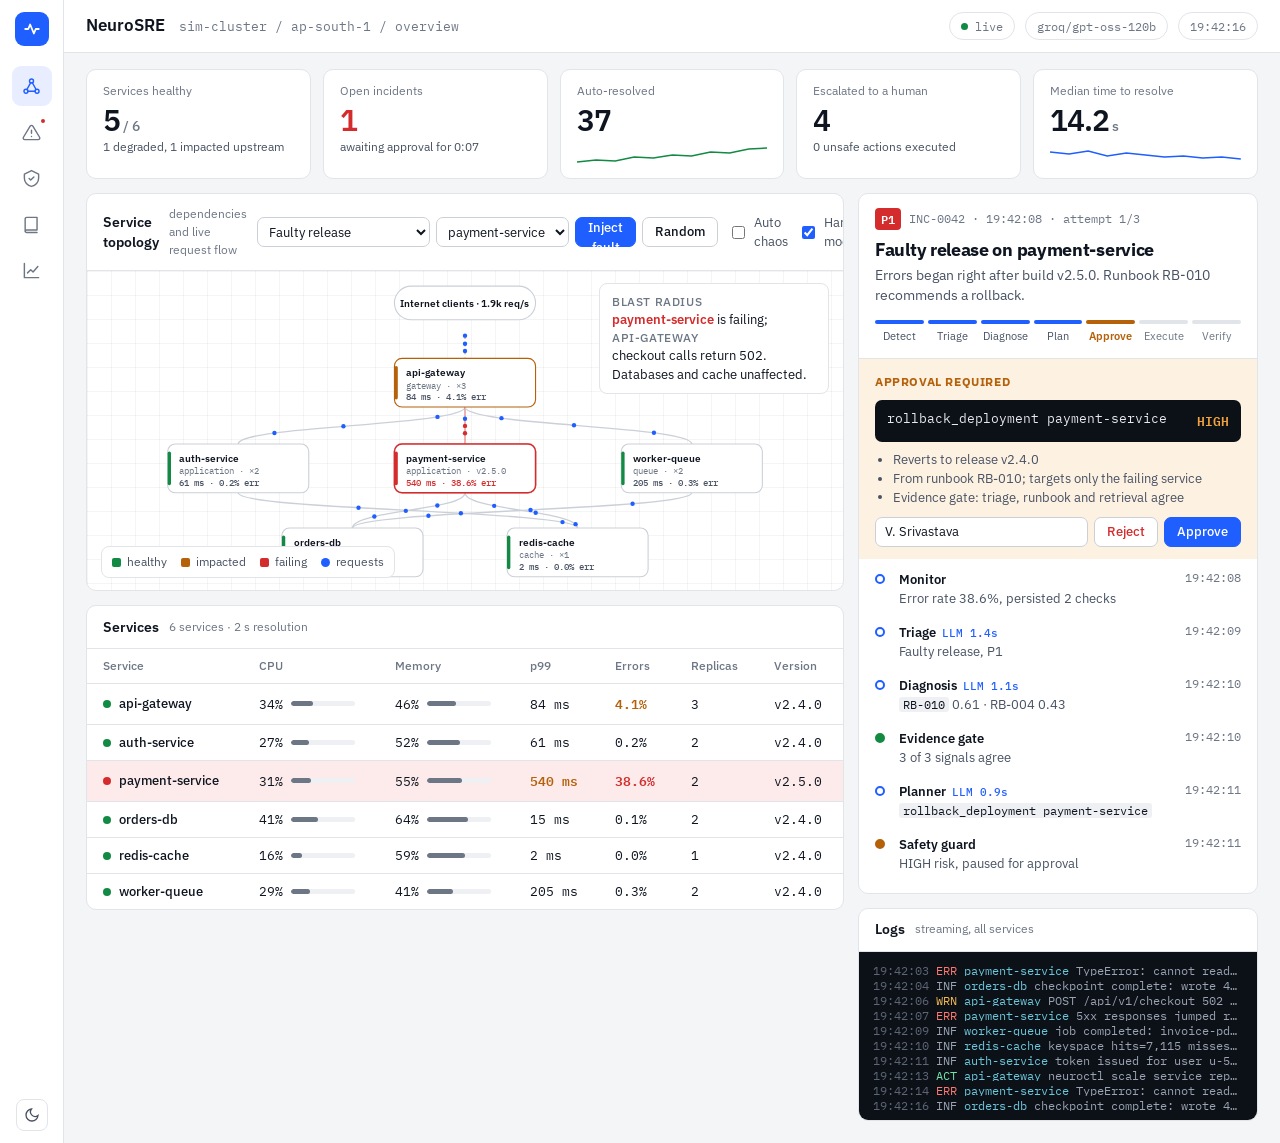
<file: design/console-f-topology.html>
<!doctype html>
<html lang="en">
<head>
<meta charset="utf-8">
<meta name="viewport" content="width=device-width, initial-scale=1">
<title>NeuroSRE (design sample F, topology)</title>
<link rel="preconnect" href="https://fonts.googleapis.com">
<link href="https://fonts.googleapis.com/css2?family=IBM+Plex+Mono:wght@400;500;600&family=IBM+Plex+Sans:wght@400;500;600;700&display=swap" rel="stylesheet">
<style>
:root {
  --sans: "IBM Plex Sans", "Segoe UI", system-ui, sans-serif; --mono: "IBM Plex Mono", Consolas, monospace;
  --bg: #f4f5f7; --pane: #ffffff; --pane-2: #f8f9fb; --sunk: #eef0f3; --line: #e1e4e9; --line-2: #cbd0d8;
  --text: #0f1520; --text-2: #485263; --text-3: #6d7685;
  --accent: #1f5eff; --accent-weak: #e8eeff; --on-accent: #fff;
  --ok: #128a43; --ok-weak: #e6f5ec; --warn: #b4610a; --warn-weak: #fdf1e2; --crit: #d42c2c; --crit-weak: #fdeaea;
  --grid: rgba(15, 21, 32, .045); --term: #0c1017;
}
:root[data-theme="dark"] {
  --bg: #0a0d12; --pane: #10141b; --pane-2: #141922; --sunk: #0c1016; --line: #1f2631; --line-2: #2b3442;
  --text: #e9edf3; --text-2: #aab3c1; --text-3: #7e8899;
  --accent: #6a93ff; --accent-weak: #16213d; --on-accent: #071026;
  --ok: #3ccf7a; --ok-weak: #0e2418; --warn: #f2a33c; --warn-weak: #2a1e0d; --crit: #ff6464; --crit-weak: #2e1314;
  --grid: rgba(255, 255, 255, .035); --term: #06080c;
}
* { box-sizing: border-box; }
html, body { margin: 0; height: 100%; }
body { background: var(--bg); color: var(--text); font: 14px/1.5 var(--sans); -webkit-font-smoothing: antialiased; }
button, input, select { font: inherit; color: inherit; }
:focus-visible { outline: 2px solid var(--accent); outline-offset: 2px; }
.mono { font-family: var(--mono); } .num { font-variant-numeric: tabular-nums; }
.app { display: grid; grid-template-columns: 64px minmax(0, 1fr); min-height: 100vh; }

/* icon rail */
.rail { background: var(--pane); border-right: 1px solid var(--line); display: flex; flex-direction: column; align-items: center; gap: 6px; padding: 12px 0; }
.logo { width: 34px; height: 34px; border-radius: 9px; background: var(--accent); color: var(--on-accent); display: grid; place-items: center; margin-bottom: 14px; }
.rail a { width: 40px; height: 40px; border-radius: 9px; display: grid; place-items: center; color: var(--text-3); cursor: pointer; position: relative; }
.rail a:hover { background: var(--sunk); color: var(--text); }
.rail a.on { background: var(--accent-weak); color: var(--accent); }
.rail a .b { position: absolute; top: 5px; right: 5px; width: 8px; height: 8px; border-radius: 50%; background: var(--crit); border: 2px solid var(--pane); }
.rail .sp { flex: 1; }

main { min-width: 0; display: grid; grid-template-rows: auto auto 1fr; }
.top { display: flex; align-items: center; gap: 14px; padding: 12px 22px; background: var(--pane); border-bottom: 1px solid var(--line); }
.top h1 { margin: 0; font-size: 17px; font-weight: 600; }
.top .env { font: 12.5px var(--mono); color: var(--text-3); }
.top .r { margin-left: auto; display: flex; gap: 10px; align-items: center; font-size: 12.5px; color: var(--text-3); }
.pill { display: inline-flex; align-items: center; gap: 7px; height: 28px; padding: 0 11px; border: 1px solid var(--line); border-radius: 14px; background: var(--pane); font: 12px var(--mono); }
.live i { width: 7px; height: 7px; border-radius: 50%; background: var(--ok); animation: blink 1.8s infinite; }
@keyframes blink { 50% { opacity: .3; } }
.ib { width: 32px; height: 32px; border-radius: 8px; border: 1px solid var(--line); background: var(--pane); display: grid; place-items: center; cursor: pointer; color: var(--text-2); }

/* big numbers row */
.kpis { display: grid; grid-template-columns: repeat(5, 1fr); gap: 12px; padding: 16px 22px 0; }
.kpi { background: var(--pane); border: 1px solid var(--line); border-radius: 10px; padding: 12px 16px; }
.kpi .l { font-size: 12px; color: var(--text-3); display: flex; align-items: center; gap: 6px; }
.kpi .v { font-size: 30px; font-weight: 600; letter-spacing: -1px; line-height: 1.2; margin-top: 2px; }
.kpi .v small { font-size: 14px; color: var(--text-3); font-weight: 500; letter-spacing: 0; }
.kpi .v.crit { color: var(--crit); }
.kpi .d { font-size: 12px; color: var(--text-2); }
.kpi svg { display: block; width: 100%; height: 22px; margin-top: 6px; }

.body { display: grid; grid-template-columns: minmax(0, 1fr) 400px; gap: 14px; padding: 14px 22px 22px; align-items: start; }
.card { background: var(--pane); border: 1px solid var(--line); border-radius: 10px; overflow: hidden; min-width: 0; }
.ch { display: flex; align-items: center; gap: 10px; padding: 11px 16px; border-bottom: 1px solid var(--line); }
.ch h2 { margin: 0; font-size: 13.5px; font-weight: 600; }
.ch .m { font-size: 12px; color: var(--text-3); }
.ch .r { margin-left: auto; display: flex; gap: 6px; align-items: center; }
.sel { height: 30px; border: 1px solid var(--line-2); border-radius: 7px; background: var(--pane); padding: 0 7px; font-size: 12.5px; }
.btn { height: 30px; padding: 0 12px; border-radius: 7px; border: 1px solid var(--line-2); background: var(--pane); cursor: pointer; font-weight: 500; font-size: 13px; }
.btn:hover { background: var(--sunk); }
.btn.go { background: var(--accent); color: var(--on-accent); border-color: var(--accent); }
.btn.no { color: var(--crit); }
.chk { display: inline-flex; gap: 6px; align-items: center; font-size: 12.5px; color: var(--text-2); margin-left: 4px; }
.chk input { accent-color: var(--accent); }

/* topology */
.topo { position: relative; background-image: linear-gradient(var(--grid) 1px, transparent 1px), linear-gradient(90deg, var(--grid) 1px, transparent 1px); background-size: 24px 24px; }
.topo svg { display: block; width: 100%; height: auto; }
.topo .e { fill: none; stroke: var(--line-2); stroke-width: 1.6; }
.topo .e.hot { stroke: var(--crit); stroke-opacity: .55; }
.topo .e.warm { stroke: var(--warn); stroke-opacity: .55; stroke-dasharray: 5 4; }
.topo .dot { fill: var(--accent); } .topo .dot.err { fill: var(--crit); }
.topo .box rect.f { fill: var(--pane); stroke: var(--line-2); stroke-width: 1.3; }
.topo .box.ok rect.s { fill: var(--ok); } .topo .box.hot rect.s { fill: var(--crit); } .topo .box.warm rect.s { fill: var(--warn); }
.topo .box.hot rect.f { stroke: var(--crit); stroke-width: 1.8; }
.topo .box.warm rect.f { stroke: var(--warn); }
.topo .box .ring { fill: none; stroke: var(--crit); stroke-width: 2; opacity: .4; animation: ring 1.8s ease-out infinite; transform-box: fill-box; transform-origin: center; }
@keyframes ring { from { transform: scale(1); opacity: .45; } to { transform: scale(1.18, 1.45); opacity: 0; } }
.topo .box text { font: 600 12.5px var(--sans); fill: var(--text); }
.topo .box text.k { font: 400 11px var(--mono); fill: var(--text-3); }
.topo .box text.m { font: 500 11px var(--mono); fill: var(--text-2); }
.topo .box.hot text.m { fill: var(--crit); }
.legend { position: absolute; left: 14px; bottom: 12px; display: flex; gap: 14px; font-size: 12px; color: var(--text-2); background: var(--pane); border: 1px solid var(--line); border-radius: 8px; padding: 6px 10px; }
.legend span { display: inline-flex; align-items: center; gap: 6px; }
.legend i { width: 9px; height: 9px; border-radius: 2px; display: inline-block; }
.blast { position: absolute; right: 14px; top: 12px; background: var(--pane); border: 1px solid var(--line); border-radius: 8px; padding: 9px 12px; font-size: 12.5px; max-width: 230px; }
.blast b { display: block; font-size: 11.5px; color: var(--text-3); font-weight: 500; text-transform: uppercase; letter-spacing: .6px; }
.blast .x { color: var(--crit); font-weight: 600; }

/* table */
table { width: 100%; border-collapse: collapse; }
th { text-align: left; font-size: 11.5px; color: var(--text-3); font-weight: 500; padding: 8px 16px; border-bottom: 1px solid var(--line); white-space: nowrap; }
td { padding: 9px 16px; border-bottom: 1px solid var(--line); font: 12.5px var(--mono); white-space: nowrap; }
tr:last-child td { border-bottom: 0; }
td.n { font: 500 13px var(--sans); }
tr.hot td { background: var(--crit-weak); }
.sd { display: inline-block; width: 8px; height: 8px; border-radius: 50%; background: var(--ok); margin-right: 8px; }
tr.hot .sd { background: var(--crit); }
.meter { display: inline-flex; align-items: center; gap: 8px; }
.meter span { width: 64px; height: 5px; border-radius: 3px; background: var(--sunk); overflow: hidden; }
.meter i { display: block; height: 100%; background: var(--text-3); border-radius: 3px; }
.hi { color: var(--crit); font-weight: 600; } .mid { color: var(--warn); font-weight: 600; }

/* incident panel */
.inc { position: sticky; top: 14px; display: grid; gap: 14px; }
.ihead { padding: 14px 16px; }
.ihead .l1 { display: flex; gap: 8px; align-items: center; font: 12px var(--mono); color: var(--text-3); }
.p1 { background: var(--crit); color: #fff; font-weight: 600; padding: 1px 6px; border-radius: 4px; }
.ihead h3 { margin: 6px 0 2px; font-size: 18px; letter-spacing: -.3px; }
.ihead p { margin: 0; font-size: 13.5px; color: var(--text-2); }
.stepper { display: grid; grid-template-columns: repeat(7, 1fr); gap: 4px; padding: 0 16px 14px; }
.stepper div { font-size: 10.5px; color: var(--text-3); text-align: center; }
.stepper div::before { content: ""; display: block; height: 4px; border-radius: 2px; background: var(--line); margin-bottom: 5px; }
.stepper .d::before { background: var(--accent); } .stepper .d { color: var(--text-2); }
.stepper .n::before { background: var(--warn); } .stepper .n { color: var(--warn); font-weight: 600; }
.ask { border-top: 1px solid var(--line); background: var(--warn-weak); padding: 12px 16px; }
.ask b { color: var(--warn); font-size: 12px; text-transform: uppercase; letter-spacing: .6px; }
.ask .cmd { margin-top: 8px; background: var(--term); color: #e6e9ee; border-radius: 7px; padding: 10px 12px; font: 12.5px var(--mono); display: flex; justify-content: space-between; }
.ask .cmd em { font-style: normal; color: #f2a33c; font-weight: 600; }
.ask ul { margin: 8px 0 0; padding-left: 18px; font-size: 12.5px; color: var(--text-2); }
.ask .f { display: flex; gap: 6px; margin-top: 10px; }
.ask .f input { flex: 1; min-width: 0; height: 30px; border: 1px solid var(--line-2); border-radius: 7px; padding: 0 9px; background: var(--pane); font-size: 13px; }
.tl { list-style: none; margin: 0; padding: 4px 16px 12px; }
.tl li { display: grid; grid-template-columns: 14px 1fr; gap: 10px; padding: 7px 0; }
.tl .k { width: 10px; height: 10px; border-radius: 50%; border: 2px solid var(--accent); margin-top: 5px; background: var(--pane); }
.tl li.g .k { border-color: var(--ok); background: var(--ok); } .tl li.w .k { border-color: var(--warn); background: var(--warn); }
.tl .a { font-weight: 600; font-size: 13px; }
.tl .a small { font: 11px var(--mono); color: var(--accent); margin-left: 6px; font-weight: 500; }
.tl .a span { float: right; font: 11.5px var(--mono); color: var(--text-3); font-weight: 400; }
.tl .x { font-size: 13px; color: var(--text-2); }
.tl code { font: 12px var(--mono); background: var(--sunk); padding: 0 4px; border-radius: 3px; color: var(--text); }
.logs { background: var(--term); font: 11.5px/1.7 var(--mono); color: #9aa3b2; padding: 9px 14px; height: 168px; overflow: hidden; display: flex; flex-direction: column; justify-content: flex-end; }
.logs div { white-space: nowrap; overflow: hidden; text-overflow: ellipsis; animation: in .3s ease-out; }
@keyframes in { from { opacity: 0; transform: translateY(5px); } }
.logs .t { color: #5d6675; } .logs .s { color: #6cc7dc; } .logs .E { color: #ff7a72; } .logs .W { color: #f6bb52; } .logs .A { color: #74e3a8; }
@media (max-width: 1250px) { .body { grid-template-columns: 1fr; } .kpis { grid-template-columns: repeat(3, 1fr); } }
@media (prefers-reduced-motion: reduce) { * { animation: none !important; } .topo .dot { display: none; } }
</style>
</head>
<body>
<div class="app">
  <nav class="rail" aria-label="Main navigation">
    <div class="logo" aria-hidden="true"><svg width="18" height="18" viewBox="0 0 24 24" fill="none" stroke="currentColor" stroke-width="2.4" stroke-linecap="round" stroke-linejoin="round"><path d="M3 12h4l2.5-6 5 12 2.5-6h4"/></svg></div>
    <a class="on" aria-label="Overview" title="Overview"><svg width="19" height="19" viewBox="0 0 24 24" fill="none" stroke="currentColor" stroke-width="1.8" stroke-linecap="round" stroke-linejoin="round" aria-hidden="true"><circle cx="12" cy="5" r="2.5"/><circle cx="5" cy="18" r="2.5"/><circle cx="19" cy="18" r="2.5"/><path d="M11 7.2 6.2 15.8M13 7.2l4.8 8.6M7.5 18h9"/></svg></a>
    <a aria-label="Incidents, 1 open" title="Incidents"><span class="b"></span><svg width="19" height="19" viewBox="0 0 24 24" fill="none" stroke="currentColor" stroke-width="1.8" stroke-linecap="round" stroke-linejoin="round" aria-hidden="true"><path d="M12 9v4m0 4h.01M10.3 3.9 1.8 18a2 2 0 0 0 1.7 3h17a2 2 0 0 0 1.7-3L13.7 3.9a2 2 0 0 0-3.4 0Z"/></svg></a>
    <a aria-label="Safety policy" title="Safety policy"><svg width="19" height="19" viewBox="0 0 24 24" fill="none" stroke="currentColor" stroke-width="1.8" stroke-linecap="round" stroke-linejoin="round" aria-hidden="true"><path d="M12 2 3 6.5v5.2c0 5 3.8 9.3 9 10.3 5.2-1 9-5.3 9-10.3V6.5L12 2Z"/><path d="m9 12 2 2 4-4"/></svg></a>
    <a aria-label="Runbooks" title="Runbooks"><svg width="19" height="19" viewBox="0 0 24 24" fill="none" stroke="currentColor" stroke-width="1.8" stroke-linecap="round" stroke-linejoin="round" aria-hidden="true"><path d="M4 19.5V5a2 2 0 0 1 2-2h13v16H6a2 2 0 0 0-2 2Zm0 0A2 2 0 0 0 6 22h13"/></svg></a>
    <a aria-label="Metrics" title="Metrics"><svg width="19" height="19" viewBox="0 0 24 24" fill="none" stroke="currentColor" stroke-width="1.8" stroke-linecap="round" stroke-linejoin="round" aria-hidden="true"><path d="M3 3v18h18"/><path d="M7 15l4-4 3 3 6-7"/></svg></a>
    <span class="sp"></span>
    <button class="ib" id="theme" aria-label="Switch light or dark theme" title="Switch theme"><svg width="16" height="16" viewBox="0 0 24 24" fill="none" stroke="currentColor" stroke-width="2" stroke-linecap="round" aria-hidden="true"><path d="M21 12.8A9 9 0 1 1 11.2 3a7 7 0 0 0 9.8 9.8Z"/></svg></button>
  </nav>

  <main>
    <header class="top">
      <h1>NeuroSRE</h1><span class="env">sim-cluster / ap-south-1 / overview</span>
      <div class="r"><span class="pill live"><i></i>live</span><span class="pill">groq/gpt-oss-120b</span><span class="pill num" id="clock">19:42:15</span></div>
    </header>

    <section class="kpis" aria-label="Key indicators">
      <div class="kpi"><div class="l">Services healthy</div><div class="v num">5<small> / 6</small></div><div class="d">1 degraded, 1 impacted upstream</div></div>
      <div class="kpi"><div class="l">Open incidents</div><div class="v num crit">1</div><div class="d">awaiting approval for 0:07</div></div>
      <div class="kpi"><div class="l">Auto-resolved</div><div class="v num">37</div><svg viewBox="0 0 100 22" preserveAspectRatio="none" aria-hidden="true"><polyline fill="none" stroke="var(--ok)" stroke-width="1.5" vector-effect="non-scaling-stroke" points="0,18 10,16 20,17 30,13 40,14 50,11 60,12 70,8 80,9 90,5 100,4"/></svg></div>
      <div class="kpi"><div class="l">Escalated to a human</div><div class="v num">4</div><div class="d">0 unsafe actions executed</div></div>
      <div class="kpi"><div class="l">Median time to resolve</div><div class="v num">14.2<small> s</small></div><svg viewBox="0 0 100 22" preserveAspectRatio="none" aria-hidden="true"><polyline fill="none" stroke="var(--accent)" stroke-width="1.5" vector-effect="non-scaling-stroke" points="0,8 10,10 20,7 30,12 40,9 50,11 60,13 70,12 80,14 90,13 100,15"/></svg></div>
    </section>

    <div class="body">
      <div style="display:grid;gap:14px;min-width:0">
        <section class="card" aria-label="Service topology">
          <div class="ch"><h2>Service topology</h2><span class="m">dependencies and live request flow</span>
            <div class="r">
              <select class="sel" aria-label="Fault"><option>Faulty release</option><option>Memory leak</option><option>Clock drift (no runbook)</option></select>
              <select class="sel" aria-label="Target"><option>payment-service</option></select>
              <button class="btn go">Inject fault</button><button class="btn">Random</button>
              <label class="chk"><input type="checkbox"> Auto chaos</label><label class="chk"><input type="checkbox" checked> Hard mode</label>
            </div>
          </div>
          <div class="topo">
            <svg viewBox="0 0 900 380" role="img" aria-label="Service topology; payment-service failing, api-gateway impacted">
              <g id="e"></g><g id="d"></g><g id="n"></g>
            </svg>
            <div class="blast"><b>Blast radius</b><span class="x">payment-service</span> is failing; <b>api-gateway</b> checkout calls return 502. Databases and cache unaffected.</div>
            <div class="legend"><span><i style="background:var(--ok)"></i>healthy</span><span><i style="background:var(--warn)"></i>impacted</span><span><i style="background:var(--crit)"></i>failing</span><span><i style="background:var(--accent);border-radius:50%"></i>requests</span></div>
          </div>
        </section>
        <section class="card" aria-label="Services">
          <div class="ch"><h2>Services</h2><span class="m">6 services · 2 s resolution</span></div>
          <table><thead><tr><th>Service</th><th>CPU</th><th>Memory</th><th>p99</th><th>Errors</th><th>Replicas</th><th>Version</th></tr></thead><tbody id="tb"></tbody></table>
        </section>
      </div>

      <aside class="inc" aria-label="Active incident">
        <section class="card">
          <div class="ihead"><div class="l1"><span class="p1">P1</span>INC-0042 · 19:42:08 · attempt 1/3</div>
            <h3>Faulty release on payment-service</h3><p>Errors began right after build v2.5.0. Runbook RB-010 recommends a rollback.</p></div>
          <div class="stepper" aria-label="Lifecycle"><div class="d">Detect</div><div class="d">Triage</div><div class="d">Diagnose</div><div class="d">Plan</div><div class="n">Approve</div><div>Execute</div><div>Verify</div></div>
          <div class="ask" role="region" aria-label="Approval required"><b>Approval required</b>
            <div class="cmd"><span>rollback_deployment payment-service</span><em>HIGH</em></div>
            <ul><li>Reverts to release v2.4.0</li><li>From runbook RB-010; targets only the failing service</li><li>Evidence gate: triage, runbook and retrieval agree</li></ul>
            <div class="f"><input value="V. Srivastava" aria-label="Approving engineer"><button class="btn no">Reject</button><button class="btn go">Approve</button></div>
          </div>
          <ol class="tl" aria-label="Agent timeline">
            <li><span class="k"></span><div><div class="a">Monitor<span>19:42:08</span></div><div class="x">Error rate 38.6%, persisted 2 checks</div></div></li>
            <li><span class="k"></span><div><div class="a">Triage<small>LLM 1.4s</small><span>19:42:09</span></div><div class="x">Faulty release, P1</div></div></li>
            <li><span class="k"></span><div><div class="a">Diagnosis<small>LLM 1.1s</small><span>19:42:10</span></div><div class="x"><code>RB-010</code> 0.61 · RB-004 0.43</div></div></li>
            <li class="g"><span class="k"></span><div><div class="a">Evidence gate<span>19:42:10</span></div><div class="x">3 of 3 signals agree</div></div></li>
            <li><span class="k"></span><div><div class="a">Planner<small>LLM 0.9s</small><span>19:42:11</span></div><div class="x"><code>rollback_deployment payment-service</code></div></div></li>
            <li class="w"><span class="k"></span><div><div class="a">Safety guard<span>19:42:11</span></div><div class="x">HIGH risk, paused for approval</div></div></li>
          </ol>
        </section>
        <section class="card"><div class="ch"><h2>Logs</h2><span class="m">streaming, all services</span></div><div class="logs" id="logs" aria-live="off"></div></section>
      </aside>
    </div>
  </main>
</div>
<script>
const root = document.documentElement;
root.dataset.theme = (() => { try { return localStorage.getItem("nsre-f") } catch { return null } })() || "light";
document.getElementById("theme").onclick = () => { root.dataset.theme = root.dataset.theme === "dark" ? "light" : "dark"; try { localStorage.setItem("nsre-f", root.dataset.theme) } catch {} };
const reduce = matchMedia("(prefers-reduced-motion: reduce)").matches;
const NS = "http://www.w3.org/2000/svg";
const el = (t, a, p) => { const e = document.createElementNS(NS, t); for (const k in a) e.setAttribute(k, a[k]); p && p.appendChild(e); return e; };
const BW = 168, BH = 58;
const N = {
  "clients":         [366, 18, "edge", "", "ok", "1.9k req/s"],
  "api-gateway":     [366, 104, "gateway · ×3", "84 ms · 4.1% err", "warm"],
  "auth-service":    [96, 206, "application · ×2", "61 ms · 0.2% err", "ok"],
  "payment-service": [366, 206, "application · v2.5.0", "540 ms · 38.6% err", "hot"],
  "worker-queue":    [636, 206, "queue · ×2", "205 ms · 0.3% err", "ok"],
  "orders-db":       [232, 306, "database · ×2", "15 ms · 0.1% err", "ok"],
  "redis-cache":     [500, 306, "cache · ×1", "2 ms · 0.0% err", "ok"],
};
const E = [["clients","api-gateway","warm"],["api-gateway","auth-service",""],["api-gateway","payment-service","hot"],["api-gateway","worker-queue",""],["auth-service","redis-cache",""],["payment-service","orders-db",""],["payment-service","redis-cache",""],["worker-queue","orders-db",""]];
const ctr = n => [N[n][0] + BW / 2, N[n][1] + BH / 2];
const eg = document.getElementById("e"), dg = document.getElementById("d"), ng = document.getElementById("n");
E.forEach(([a, b, cls], i) => {
  const [x1, y1] = ctr(a), [x2, y2] = ctr(b);
  const sy = y1 + BH / 2, ty = y2 - BH / 2, my = (sy + ty) / 2;
  const d = `M ${x1} ${sy} C ${x1} ${my}, ${x2} ${my}, ${x2} ${ty}`;
  el("path", {class: "e " + cls, d}, eg);
  if (!reduce) for (let j = 0; j < 3; j++) {
    const c = el("circle", {class: "dot" + (cls === "hot" && j < 2 ? " err" : ""), r: 2.6}, dg);
    el("animateMotion", {dur: `${cls === "hot" ? 2.8 : 1.6 + (i % 3) * .25}s`, repeatCount: "indefinite", begin: `${j * .55 + i * .11}s`, path: d}, c);
  }
});
Object.entries(N).forEach(([name, [x, y, kind, metrics, st]]) => {
  const g = el("g", {class: "box " + st, transform: `translate(${x},${y})`}, ng);
  if (name === "clients") {
    el("rect", {class: "f", width: BW, height: 40, rx: 20}, g);
    const t = el("text", {x: BW / 2, y: 25, "text-anchor": "middle"}, g); t.textContent = "Internet clients · " + N[name][5]; return;
  }
  if (st === "hot") el("rect", {class: "ring", width: BW, height: BH, rx: 9}, g);
  el("rect", {class: "f", width: BW, height: BH, rx: 9}, g);
  el("rect", {class: "s", width: 4, height: BH - 18, x: 0, y: 9, rx: 2}, g);
  const t = el("text", {x: 14, y: 21}, g); t.textContent = name;
  const k = el("text", {class: "k", x: 14, y: 36}, g); k.textContent = kind;
  const m = el("text", {class: "m", x: 14, y: 50}, g); m.textContent = metrics;
});
const S = [["api-gateway",34,46,"84 ms","4.1%",3,"v2.4.0"],["auth-service",27,52,"61 ms","0.2%",2,"v2.4.0"],["payment-service",31,55,"540 ms","38.6%",2,"v2.5.0"],["orders-db",41,64,"15 ms","0.1%",2,"v2.4.0"],["redis-cache",16,59,"2 ms","0.0%",1,"v2.4.0"],["worker-queue",29,41,"205 ms","0.3%",2,"v2.4.0"]];
const mt = v => `<span class="meter">${v}%<span><i style="width:${v}%"></i></span></span>`;
document.getElementById("tb").innerHTML = S.map(([n, c, m, l, e, r, v]) => `<tr class="${n === "payment-service" ? "hot" : ""}"><td class="n"><span class="sd"></span>${n}</td><td>${mt(c)}</td><td>${mt(m)}</td><td class="${parseInt(l) > 400 ? "mid" : ""}">${l}</td><td class="${parseFloat(e) >= 10 ? "hi" : parseFloat(e) >= 2 ? "mid" : ""}">${e}</td><td>${r}</td><td>${v}</td></tr>`).join("");
const LOGS = [["E","payment-service","TypeError: cannot read property 'discount' of undefined (build v2.5.0)"],["I","orders-db","checkpoint complete: wrote 4,812 buffers"],["W","api-gateway","POST /api/v1/checkout 502 1,204 ms"],["E","payment-service","5xx responses jumped right after release v2.5.0"],["I","worker-queue","job completed: invoice-pdf #7731"],["I","redis-cache","keyspace hits=7,115 misses=70"],["I","auth-service","token issued for user u-5091"],["A","api-gateway","neuroctl scale_service replicas=5 -> recovered"]];
const logs = document.getElementById("logs"), clock = document.getElementById("clock");
let t = new Date(2026, 10, 3, 19, 42, 2), i = 0;
const tick = () => { t = new Date(t.getTime() + 1400); const hh = t.toTimeString().slice(0, 8), [l, s, m] = LOGS[i++ % LOGS.length];
  const d = document.createElement("div"); d.innerHTML = `<span class="t">${hh}</span> <span class="${l}">${{E: "ERR", W: "WRN", I: "INF", A: "ACT"}[l]}</span> <span class="s">${s}</span> ${m}`;
  logs.appendChild(d); while (logs.children.length > 10) logs.firstChild.remove(); clock.textContent = hh; };
for (let k = 0; k < 9; k++) tick();
if (!reduce) setInterval(tick, 1400);
</script>
</body>
</html>
</file>
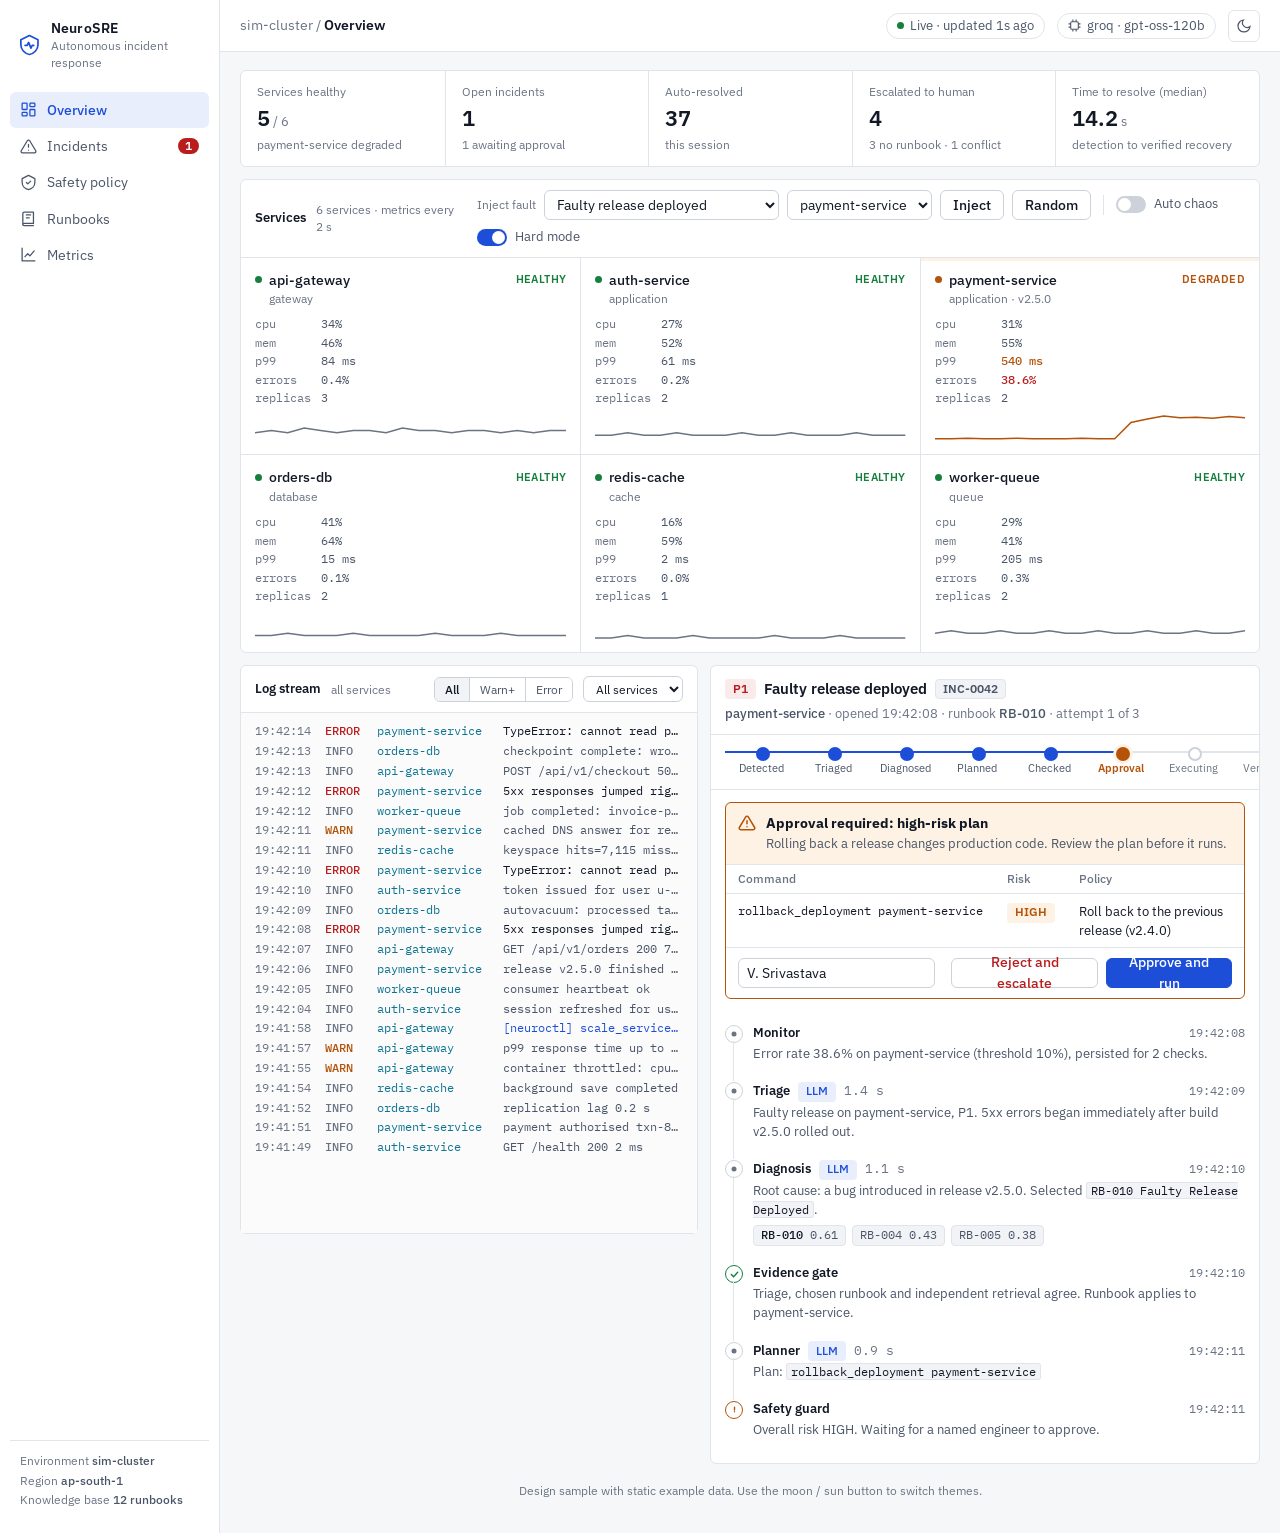
<file: design/console-mockup.html>
<!doctype html>
<html lang="en">
<head>
<meta charset="utf-8">
<meta name="viewport" content="width=device-width, initial-scale=1">
<title>NeuroSRE Console (design sample)</title>
<link rel="preconnect" href="https://fonts.googleapis.com">
<link href="https://fonts.googleapis.com/css2?family=IBM+Plex+Mono:wght@400;500&family=IBM+Plex+Sans:wght@400;500;600&display=swap" rel="stylesheet">
<style>
:root {
  --font-sans: "IBM Plex Sans", "Segoe UI", system-ui, sans-serif;
  --font-mono: "IBM Plex Mono", Consolas, "Courier New", monospace;
  --bg: #f6f7f9; --surface: #ffffff; --surface-2: #f1f3f6; --border: #e1e4ea; --border-strong: #cdd2da;
  --text: #121826; --text-2: #4a5568; --text-3: #6b7484;
  --accent: #1d4ed8; --accent-weak: #e8eefc; --on-accent: #ffffff;
  --ok: #15803d; --ok-weak: #e7f5ec; --warn: #b45309; --warn-weak: #fdf2e3; --crit: #b91c1c; --crit-weak: #fbeaea;
  --info: #0e7490; --log-bg: #fbfbfc;
  --radius: 6px; --gap: 12px;
}
:root[data-theme="dark"] {
  --bg: #0e1116; --surface: #151a21; --surface-2: #1b2129; --border: #262d37; --border-strong: #333c48;
  --text: #e6e9ee; --text-2: #a9b1bd; --text-3: #8a93a1;
  --accent: #6b9bff; --accent-weak: #1a2640; --on-accent: #0b1020;
  --ok: #3fb96b; --ok-weak: #13281c; --warn: #e3a33b; --warn-weak: #2c2214; --crit: #f0635c; --crit-weak: #2e1617;
  --info: #4cc2d6; --log-bg: #11161c;
}
* { box-sizing: border-box; }
html, body { margin: 0; height: 100%; }
body { background: var(--bg); color: var(--text); font: 14px/1.45 var(--font-sans); -webkit-font-smoothing: antialiased; }
button, input, select { font: inherit; color: inherit; }
:focus-visible { outline: 2px solid var(--accent); outline-offset: 2px; }
.mono { font-family: var(--font-mono); font-size: 12.5px; }
.muted { color: var(--text-3); }

/* ---------- shell ---------- */
.app { display: grid; grid-template-columns: 220px 1fr; min-height: 100vh; }
.rail { background: var(--surface); border-right: 1px solid var(--border); padding: 14px 10px; display: flex; flex-direction: column; gap: 4px; }
.brand { display: flex; align-items: center; gap: 10px; padding: 4px 8px 16px; font-weight: 600; letter-spacing: .2px; }
.brand svg { color: var(--accent); }
.brand small { display: block; font-weight: 400; color: var(--text-3); font-size: 11.5px; letter-spacing: 0; }
.nav a { display: flex; align-items: center; gap: 10px; padding: 8px 10px; border-radius: var(--radius); color: var(--text-2); text-decoration: none; cursor: pointer; }
.nav a:hover { background: var(--surface-2); color: var(--text); }
.nav a.active { background: var(--accent-weak); color: var(--accent); font-weight: 500; }
.nav .count { margin-left: auto; font-size: 11.5px; padding: 0 7px; border-radius: 10px; background: var(--crit); color: #fff; font-weight: 600; }
.rail-foot { margin-top: auto; padding: 10px; border-top: 1px solid var(--border); font-size: 12px; color: var(--text-3); line-height: 1.6; }
.rail-foot b { color: var(--text-2); font-weight: 500; }

main { min-width: 0; display: flex; flex-direction: column; }
.topbar { height: 52px; display: flex; align-items: center; gap: 12px; padding: 0 20px; border-bottom: 1px solid var(--border); background: var(--surface); position: sticky; top: 0; z-index: 2; }
.crumbs { color: var(--text-3); }
.crumbs b { color: var(--text); font-weight: 600; }
.spacer { flex: 1; }
.pill { display: inline-flex; align-items: center; gap: 6px; height: 26px; padding: 0 10px; border: 1px solid var(--border); border-radius: 13px; font-size: 12.5px; color: var(--text-2); background: var(--surface); }
.dot { width: 7px; height: 7px; border-radius: 50%; background: var(--ok); flex: none; }
.dot.warn { background: var(--warn); } .dot.crit { background: var(--crit); }
.live .dot { animation: pulse 2s infinite; }
@keyframes pulse { 50% { opacity: .35; } }
.icon-btn { width: 32px; height: 32px; display: grid; place-items: center; border: 1px solid var(--border); border-radius: var(--radius); background: var(--surface); cursor: pointer; color: var(--text-2); }
.icon-btn:hover { background: var(--surface-2); color: var(--text); }

.content { padding: 18px 20px 28px; display: grid; gap: var(--gap); }

/* ---------- KPIs ---------- */
.kpis { display: grid; grid-template-columns: repeat(5, minmax(0, 1fr)); border: 1px solid var(--border); border-radius: var(--radius); background: var(--surface); }
.kpi { padding: 12px 16px; border-left: 1px solid var(--border); }
.kpi:first-child { border-left: 0; }
.kpi .label { font-size: 12px; color: var(--text-3); }
.kpi .value { font-size: 22px; font-weight: 600; margin-top: 2px; font-variant-numeric: tabular-nums; }
.kpi .value small { font-size: 13px; font-weight: 400; color: var(--text-3); }
.kpi .delta { font-size: 12px; color: var(--text-3); margin-top: 2px; }

/* ---------- panels ---------- */
.panel { background: var(--surface); border: 1px solid var(--border); border-radius: var(--radius); min-width: 0; }
.panel-head { display: flex; align-items: center; gap: 10px; padding: 10px 14px; border-bottom: 1px solid var(--border); }
.panel-head h2 { margin: 0; font-size: 13px; font-weight: 600; }
.panel-head .muted { font-size: 12px; }

/* ---------- toolbar ---------- */
.toolbar { display: flex; align-items: center; gap: 8px; flex-wrap: wrap; padding: 10px 14px; }
.toolbar label.lbl { font-size: 12px; color: var(--text-3); }
.select, .input { height: 30px; border: 1px solid var(--border-strong); border-radius: var(--radius); background: var(--surface); padding: 0 8px; }
.btn { height: 30px; padding: 0 12px; border-radius: var(--radius); border: 1px solid var(--border-strong); background: var(--surface); cursor: pointer; display: inline-flex; align-items: center; gap: 6px; font-weight: 500; }
.btn:hover { background: var(--surface-2); }
.btn.primary { background: var(--accent); border-color: var(--accent); color: var(--on-accent); }
.btn.primary:hover { filter: brightness(1.08); }
.btn.danger { color: var(--crit); }
.sep { width: 1px; height: 20px; background: var(--border); margin: 0 4px; }
.switch { display: inline-flex; align-items: center; gap: 8px; font-size: 13px; color: var(--text-2); cursor: pointer; }
.switch i { width: 30px; height: 17px; border-radius: 9px; background: var(--border-strong); position: relative; transition: background .2s; }
.switch i::after { content: ""; position: absolute; top: 2px; left: 2px; width: 13px; height: 13px; border-radius: 50%; background: #fff; transition: transform .2s; }
.switch.on i { background: var(--accent); } .switch.on i::after { transform: translateX(13px); }

/* ---------- services ---------- */
.services { display: grid; grid-template-columns: repeat(6, minmax(0, 1fr)); }
.svc { padding: 12px 14px; border-left: 1px solid var(--border); position: relative; }
.svc:first-child { border-left: 0; }
.svc .name { display: flex; align-items: center; gap: 7px; font-weight: 500; }
.svc .kind { font-size: 11.5px; color: var(--text-3); margin: 1px 0 8px 14px; }
.svc .stats { display: grid; grid-template-columns: auto 1fr; gap: 1px 10px; font-family: var(--font-mono); font-size: 12px; color: var(--text-2); }
.svc .stats span:nth-child(odd) { color: var(--text-3); }
.svc .stats .bad { color: var(--crit); font-weight: 500; }
.svc .stats .mid { color: var(--warn); font-weight: 500; }
.svc svg.spark { display: block; width: 100%; height: 28px; margin-top: 8px; }
.svc.degraded { background: linear-gradient(var(--warn-weak), var(--warn-weak)) top / 100% 3px no-repeat; }
.svc.down { background: linear-gradient(var(--crit-weak), var(--crit-weak)); }
.state { font-size: 11px; font-weight: 600; letter-spacing: .4px; margin-left: auto; }
.state.ok { color: var(--ok); } .state.warn { color: var(--warn); } .state.crit { color: var(--crit); }

/* ---------- two column ---------- */
.split { display: grid; grid-template-columns: minmax(0, 5fr) minmax(0, 6fr); gap: var(--gap); align-items: start; }

/* logs */
.seg { display: inline-flex; border: 1px solid var(--border-strong); border-radius: var(--radius); overflow: hidden; }
.seg button { border: 0; background: var(--surface); padding: 3px 10px; font-size: 12px; cursor: pointer; color: var(--text-2); }
.seg button + button { border-left: 1px solid var(--border-strong); }
.seg button.on { background: var(--surface-2); color: var(--text); font-weight: 500; }
.logs { height: 520px; overflow: auto; background: var(--log-bg); font-family: var(--font-mono); font-size: 12px; line-height: 1.65; padding: 8px 0; }
.log { display: grid; grid-template-columns: 62px 44px 118px 1fr; gap: 8px; padding: 0 14px; white-space: nowrap; }
.log:hover { background: var(--surface-2); }
.log .t { color: var(--text-3); }
.log .lv { font-weight: 500; }
.log .lv.INFO { color: var(--text-3); } .log .lv.WARN { color: var(--warn); } .log .lv.ERROR { color: var(--crit); }
.log .s { color: var(--info); overflow: hidden; text-overflow: ellipsis; }
.log .m { color: var(--text-2); overflow: hidden; text-overflow: ellipsis; }
.log.ERROR .m { color: var(--text); }
.log.ctl .m { color: var(--accent); }

/* incident */
.inc-head { padding: 12px 14px; border-bottom: 1px solid var(--border); }
.inc-title { display: flex; align-items: center; gap: 8px; flex-wrap: wrap; }
.inc-title h3 { margin: 0; font-size: 15px; font-weight: 600; }
.tag { display: inline-flex; align-items: center; height: 20px; padding: 0 7px; border-radius: 4px; font-size: 11.5px; font-weight: 600; border: 1px solid transparent; }
.tag.crit { background: var(--crit-weak); color: var(--crit); }
.tag.warn { background: var(--warn-weak); color: var(--warn); }
.tag.ok { background: var(--ok-weak); color: var(--ok); }
.tag.neutral { background: var(--surface-2); color: var(--text-2); border-color: var(--border); }
.tag.model { background: var(--accent-weak); color: var(--accent); font-weight: 500; }
.inc-meta { margin-top: 4px; font-size: 12.5px; color: var(--text-3); }
.inc-meta b { color: var(--text-2); font-weight: 500; }

.steps { display: flex; padding: 12px 14px; gap: 0; border-bottom: 1px solid var(--border); overflow-x: auto; }
.step { flex: 1; min-width: 72px; position: relative; padding-top: 14px; font-size: 11px; color: var(--text-3); text-align: center; white-space: nowrap; }
.step::before { content: ""; position: absolute; top: 4px; left: 0; right: 0; height: 2px; background: var(--border); }
.step::after { content: ""; position: absolute; top: 0; left: 50%; width: 10px; height: 10px; margin-left: -5px; border-radius: 50%; background: var(--surface); border: 2px solid var(--border-strong); }
.step.done { color: var(--text-2); } .step.done::before { background: var(--accent); } .step.done::after { background: var(--accent); border-color: var(--accent); }
.step.now { color: var(--warn); font-weight: 600; } .step.now::before { background: linear-gradient(90deg, var(--accent) 50%, var(--border) 50%); }
.step.now::after { border-color: var(--warn); background: var(--warn); box-shadow: 0 0 0 3px var(--warn-weak); }

.approval { margin: 12px 14px; border: 1px solid var(--warn); border-radius: var(--radius); background: var(--warn-weak); }
.approval .a-head { padding: 10px 12px; display: flex; gap: 10px; align-items: flex-start; }
.approval .a-head svg { color: var(--warn); flex: none; margin-top: 1px; }
.approval .a-head b { display: block; }
.approval .a-head span { font-size: 12.5px; color: var(--text-2); }
table.plan { width: 100%; border-collapse: collapse; background: var(--surface); border-top: 1px solid var(--border); }
table.plan th { text-align: left; font-size: 11.5px; font-weight: 500; color: var(--text-3); padding: 6px 12px; border-bottom: 1px solid var(--border); }
table.plan td { padding: 8px 12px; border-bottom: 1px solid var(--border); vertical-align: top; font-size: 12.5px; }
table.plan td.cmd { font-family: var(--font-mono); font-size: 12px; white-space: nowrap; }
.a-foot { display: flex; align-items: center; gap: 8px; padding: 10px 12px; background: var(--surface); border-radius: 0 0 var(--radius) var(--radius); }
.a-foot .input { flex: 1; max-width: 220px; }

.timeline { list-style: none; margin: 0; padding: 4px 14px 14px; }
.ev { display: grid; grid-template-columns: 18px 1fr; gap: 10px; padding: 9px 0; position: relative; }
.ev::before { content: ""; position: absolute; left: 8px; top: 26px; bottom: -9px; width: 1px; background: var(--border); }
.ev:last-child::before { display: none; }
.ev .node { width: 18px; height: 18px; border-radius: 50%; border: 1px solid var(--border-strong); background: var(--surface); display: grid; place-items: center; color: var(--text-3); margin-top: 1px; }
.ev.ok .node { border-color: var(--ok); color: var(--ok); }
.ev.warn .node { border-color: var(--warn); color: var(--warn); }
.ev .row { display: flex; align-items: baseline; gap: 8px; flex-wrap: wrap; }
.ev .agent { font-weight: 600; font-size: 13px; }
.ev .when { margin-left: auto; font-family: var(--font-mono); font-size: 11.5px; color: var(--text-3); }
.ev .text { color: var(--text-2); font-size: 13px; margin-top: 2px; }
.ev .text code { font-family: var(--font-mono); font-size: 12px; background: var(--surface-2); border: 1px solid var(--border); padding: 0 4px; border-radius: 3px; color: var(--text); }
.ev .chips { display: flex; gap: 6px; margin-top: 6px; flex-wrap: wrap; }
.chip { font-family: var(--font-mono); font-size: 11.5px; padding: 1px 7px; border: 1px solid var(--border); border-radius: 4px; color: var(--text-2); background: var(--surface-2); }
.chip b { color: var(--text); font-weight: 500; }

.note { font-size: 12px; color: var(--text-3); text-align: center; padding: 6px; }

@media (max-width: 1280px) { .services { grid-template-columns: repeat(3, 1fr); } .svc:nth-child(4) { border-left: 0; } .svc:nth-child(n+4) { border-top: 1px solid var(--border); } }
@media (max-width: 1080px) { .split { grid-template-columns: 1fr; } .kpis { grid-template-columns: repeat(3, 1fr); } .app { grid-template-columns: 64px 1fr; } .nav span, .brand div, .rail-foot { display: none; } }
@media (prefers-reduced-motion: reduce) { * { animation: none !important; transition: none !important; } }
</style>
</head>
<body>
<div class="app">
  <!-- ================= left rail ================= -->
  <aside class="rail" aria-label="Main navigation">
    <div class="brand">
      <svg width="26" height="26" viewBox="0 0 24 24" fill="none" stroke="currentColor" stroke-width="1.8" stroke-linecap="round" stroke-linejoin="round" aria-hidden="true"><path d="M12 2 3 6.5v5.2c0 5 3.8 9.3 9 10.3 5.2-1 9-5.3 9-10.3V6.5L12 2Z"/><path d="M7.5 12.5h2.2l1.5-3.2 2.4 6 1.4-2.8h1.5"/></svg>
      <div>NeuroSRE<small>Autonomous incident response</small></div>
    </div>
    <nav class="nav">
      <a class="active" aria-current="page"><svg width="17" height="17" viewBox="0 0 24 24" fill="none" stroke="currentColor" stroke-width="1.8" stroke-linecap="round" stroke-linejoin="round" aria-hidden="true"><rect x="3" y="3" width="7" height="9" rx="1"/><rect x="14" y="3" width="7" height="5" rx="1"/><rect x="14" y="12" width="7" height="9" rx="1"/><rect x="3" y="16" width="7" height="5" rx="1"/></svg><span>Overview</span></a>
      <a><svg width="17" height="17" viewBox="0 0 24 24" fill="none" stroke="currentColor" stroke-width="1.8" stroke-linecap="round" stroke-linejoin="round" aria-hidden="true"><path d="M12 9v4m0 4h.01M10.3 3.9 1.8 18a2 2 0 0 0 1.7 3h17a2 2 0 0 0 1.7-3L13.7 3.9a2 2 0 0 0-3.4 0Z"/></svg><span>Incidents</span><span class="count">1</span></a>
      <a><svg width="17" height="17" viewBox="0 0 24 24" fill="none" stroke="currentColor" stroke-width="1.8" stroke-linecap="round" stroke-linejoin="round" aria-hidden="true"><path d="M12 2 3 6.5v5.2c0 5 3.8 9.3 9 10.3 5.2-1 9-5.3 9-10.3V6.5L12 2Z"/><path d="m9 12 2 2 4-4"/></svg><span>Safety policy</span></a>
      <a><svg width="17" height="17" viewBox="0 0 24 24" fill="none" stroke="currentColor" stroke-width="1.8" stroke-linecap="round" stroke-linejoin="round" aria-hidden="true"><path d="M4 19.5V5a2 2 0 0 1 2-2h13v16H6a2 2 0 0 0-2 2Zm0 0A2 2 0 0 0 6 22h13"/><path d="M9 7h6M9 11h4"/></svg><span>Runbooks</span></a>
      <a><svg width="17" height="17" viewBox="0 0 24 24" fill="none" stroke="currentColor" stroke-width="1.8" stroke-linecap="round" stroke-linejoin="round" aria-hidden="true"><path d="M3 3v18h18"/><path d="M7 15l4-4 3 3 6-7"/></svg><span>Metrics</span></a>
    </nav>
    <div class="rail-foot">
      Environment <b>sim-cluster</b><br>
      Region <b>ap-south-1</b><br>
      Knowledge base <b>12 runbooks</b>
    </div>
  </aside>

  <main>
    <!-- ================= top bar ================= -->
    <header class="topbar">
      <div class="crumbs">sim-cluster / <b>Overview</b></div>
      <div class="spacer"></div>
      <span class="pill live"><span class="dot"></span>Live · updated 1s ago</span>
      <span class="pill"><svg width="13" height="13" viewBox="0 0 24 24" fill="none" stroke="currentColor" stroke-width="2" aria-hidden="true"><rect x="5" y="5" width="14" height="14" rx="2"/><path d="M9 1v4M15 1v4M9 19v4M15 19v4M1 9h4M1 15h4M19 9h4M19 15h4"/></svg>groq · gpt-oss-120b</span>
      <button class="icon-btn" id="theme" title="Switch light / dark theme" aria-label="Switch light or dark theme">
        <svg width="16" height="16" viewBox="0 0 24 24" fill="none" stroke="currentColor" stroke-width="1.8" stroke-linecap="round" aria-hidden="true"><path d="M21 12.8A9 9 0 1 1 11.2 3a7 7 0 0 0 9.8 9.8Z"/></svg>
      </button>
    </header>

    <div class="content">
      <!-- ================= KPIs ================= -->
      <section class="kpis" aria-label="Key indicators">
        <div class="kpi"><div class="label">Services healthy</div><div class="value">5<small> / 6</small></div><div class="delta">payment-service degraded</div></div>
        <div class="kpi"><div class="label">Open incidents</div><div class="value">1</div><div class="delta">1 awaiting approval</div></div>
        <div class="kpi"><div class="label">Auto-resolved</div><div class="value">37</div><div class="delta">this session</div></div>
        <div class="kpi"><div class="label">Escalated to human</div><div class="value">4</div><div class="delta">3 no runbook · 1 conflict</div></div>
        <div class="kpi"><div class="label">Time to resolve (median)</div><div class="value">14.2<small> s</small></div><div class="delta">detection to verified recovery</div></div>
      </section>

      <!-- ================= services ================= -->
      <section class="panel" aria-label="Services">
        <div class="panel-head">
          <h2>Services</h2><span class="muted">6 services · metrics every 2 s</span>
          <div class="spacer"></div>
          <div class="toolbar" style="padding:0">
            <label class="lbl" for="f">Inject fault</label>
            <select id="f" class="select"><option>Faulty release deployed</option><option>Memory leak</option><option>Disk full</option><option>System clock drift (no runbook)</option></select>
            <select class="select" aria-label="Target service"><option>payment-service</option><option>auth-service</option><option>api-gateway</option></select>
            <button class="btn">Inject</button>
            <button class="btn">Random</button>
            <span class="sep"></span>
            <span class="switch"><i></i>Auto chaos</span>
            <span class="switch on"><i></i>Hard mode</span>
          </div>
        </div>
        <div class="services" id="services"></div>
      </section>

      <!-- ================= logs + incident ================= -->
      <div class="split">
        <section class="panel" aria-label="Log stream">
          <div class="panel-head">
            <h2>Log stream</h2><span class="muted">all services</span>
            <div class="spacer"></div>
            <div class="seg" role="group" aria-label="Level filter"><button class="on">All</button><button>Warn+</button><button>Error</button></div>
            <select class="select" aria-label="Service filter" style="height:26px;font-size:12px"><option>All services</option></select>
          </div>
          <div class="logs" id="logs"></div>
        </section>

        <section class="panel" aria-label="Incident detail">
          <div class="inc-head">
            <div class="inc-title">
              <span class="tag crit">P1</span>
              <h3>Faulty release deployed</h3>
              <span class="tag neutral">INC-0042</span>
            </div>
            <div class="inc-meta"><b>payment-service</b> · opened 19:42:08 · runbook <b>RB-010</b> · attempt 1 of 3</div>
          </div>

          <div class="steps" aria-label="Incident lifecycle">
            <div class="step done">Detected</div><div class="step done">Triaged</div><div class="step done">Diagnosed</div>
            <div class="step done">Planned</div><div class="step done">Checked</div><div class="step now">Approval</div>
            <div class="step">Executing</div><div class="step">Verifying</div><div class="step">Resolved</div>
          </div>

          <div class="approval" role="region" aria-label="Approval required">
            <div class="a-head">
              <svg width="18" height="18" viewBox="0 0 24 24" fill="none" stroke="currentColor" stroke-width="2" stroke-linecap="round" aria-hidden="true"><path d="M12 9v4m0 4h.01M10.3 3.9 1.8 18a2 2 0 0 0 1.7 3h17a2 2 0 0 0 1.7-3L13.7 3.9a2 2 0 0 0-3.4 0Z"/></svg>
              <div><b>Approval required: high-risk plan</b><span>Rolling back a release changes production code. Review the plan before it runs.</span></div>
            </div>
            <table class="plan">
              <thead><tr><th>Command</th><th>Risk</th><th>Policy</th></tr></thead>
              <tbody><tr><td class="cmd">rollback_deployment payment-service</td><td><span class="tag warn">HIGH</span></td><td>Roll back to the previous release (v2.4.0)</td></tr></tbody>
            </table>
            <div class="a-foot">
              <input class="input" value="V. Srivastava" aria-label="Approving engineer">
              <div class="spacer"></div>
              <button class="btn danger">Reject and escalate</button>
              <button class="btn primary">Approve and run</button>
            </div>
          </div>

          <ol class="timeline" aria-label="Agent timeline">
            <li class="ev"><span class="node"><svg width="10" height="10" viewBox="0 0 24 24" fill="currentColor" aria-hidden="true"><circle cx="12" cy="12" r="6"/></svg></span><div>
              <div class="row"><span class="agent">Monitor</span><span class="when">19:42:08</span></div>
              <div class="text">Error rate 38.6% on payment-service (threshold 10%), persisted for 2 checks.</div></div></li>
            <li class="ev"><span class="node"><svg width="10" height="10" viewBox="0 0 24 24" fill="currentColor" aria-hidden="true"><circle cx="12" cy="12" r="6"/></svg></span><div>
              <div class="row"><span class="agent">Triage</span><span class="tag model">LLM</span><span class="muted mono">1.4 s</span><span class="when">19:42:09</span></div>
              <div class="text">Faulty release on payment-service, P1. 5xx errors began immediately after build v2.5.0 rolled out.</div></div></li>
            <li class="ev"><span class="node"><svg width="10" height="10" viewBox="0 0 24 24" fill="currentColor" aria-hidden="true"><circle cx="12" cy="12" r="6"/></svg></span><div>
              <div class="row"><span class="agent">Diagnosis</span><span class="tag model">LLM</span><span class="muted mono">1.1 s</span><span class="when">19:42:10</span></div>
              <div class="text">Root cause: a bug introduced in release v2.5.0. Selected <code>RB-010 Faulty Release Deployed</code>.</div>
              <div class="chips"><span class="chip"><b>RB-010</b> 0.61</span><span class="chip">RB-004 0.43</span><span class="chip">RB-005 0.38</span></div></div></li>
            <li class="ev ok"><span class="node"><svg width="11" height="11" viewBox="0 0 24 24" fill="none" stroke="currentColor" stroke-width="3" stroke-linecap="round" aria-hidden="true"><path d="m5 12 5 5 9-10"/></svg></span><div>
              <div class="row"><span class="agent">Evidence gate</span><span class="when">19:42:10</span></div>
              <div class="text">Triage, chosen runbook and independent retrieval agree. Runbook applies to payment-service.</div></div></li>
            <li class="ev"><span class="node"><svg width="10" height="10" viewBox="0 0 24 24" fill="currentColor" aria-hidden="true"><circle cx="12" cy="12" r="6"/></svg></span><div>
              <div class="row"><span class="agent">Planner</span><span class="tag model">LLM</span><span class="muted mono">0.9 s</span><span class="when">19:42:11</span></div>
              <div class="text">Plan: <code>rollback_deployment payment-service</code></div></div></li>
            <li class="ev warn"><span class="node"><svg width="11" height="11" viewBox="0 0 24 24" fill="none" stroke="currentColor" stroke-width="3" stroke-linecap="round" aria-hidden="true"><path d="M12 7v6m0 4h.01"/></svg></span><div>
              <div class="row"><span class="agent">Safety guard</span><span class="when">19:42:11</span></div>
              <div class="text">Overall risk HIGH. Waiting for a named engineer to approve.</div></div></li>
          </ol>
        </section>
      </div>
      <div class="note">Design sample with static example data. Use the moon / sun button to switch themes.</div>
    </div>
  </main>
</div>

<script>
// ---------- theme toggle (persists per browser) ----------
const root = document.documentElement;
const saved = (() => { try { return localStorage.getItem("nsre-theme"); } catch { return null; } })();
root.dataset.theme = saved || (matchMedia("(prefers-color-scheme: dark)").matches ? "dark" : "light");
document.getElementById("theme").onclick = () => {
  root.dataset.theme = root.dataset.theme === "dark" ? "light" : "dark";
  try { localStorage.setItem("nsre-theme", root.dataset.theme); } catch {}
};

// ---------- example services with sparklines ----------
const services = [
  ["api-gateway", "gateway", "ok", {cpu: 34, mem: 46, lat: "84 ms", err: "0.4%", rep: 3}, [3,4,3,5,4,3,4,4,3,5,4,4,3,4,4,3,4,3,4,4]],
  ["auth-service", "application", "ok", {cpu: 27, mem: 52, lat: "61 ms", err: "0.2%", rep: 2}, [2,2,3,2,2,3,2,2,2,3,2,2,3,2,2,2,3,2,2,2]],
  ["payment-service", "application", "warn", {cpu: 31, mem: 55, lat: "540 ms", err: "38.6%", rep: 2, ver: "v2.5.0"}, [2,2,3,2,2,3,2,2,2,3,2,2,30,36,41,38,39,37,40,38]],
  ["orders-db", "database", "ok", {cpu: 41, mem: 64, lat: "15 ms", err: "0.1%", rep: 2}, [1,1,2,1,1,1,2,1,1,1,1,2,1,1,1,2,1,1,1,1]],
  ["redis-cache", "cache", "ok", {cpu: 16, mem: 59, lat: "2 ms", err: "0.0%", rep: 1}, [0,0,1,0,0,0,1,0,0,0,0,1,0,0,0,1,0,0,0,0]],
  ["worker-queue", "queue", "ok", {cpu: 29, mem: 41, lat: "205 ms", err: "0.3%", rep: 2}, [2,3,2,2,3,2,2,3,2,2,3,2,2,3,2,2,3,2,2,3]],
];
function spark(points, cls) {
  const max = Math.max(10, ...points), w = 200, h = 28;
  const xy = points.map((p, i) => `${(i / (points.length - 1)) * w},${h - 2 - (p / max) * (h - 4)}`).join(" ");
  const color = cls === "warn" ? "var(--warn)" : cls === "crit" ? "var(--crit)" : "var(--text-3)";
  return `<svg class="spark" viewBox="0 0 ${w} ${h}" preserveAspectRatio="none" aria-hidden="true">
    <polyline points="${xy}" fill="none" stroke="${color}" stroke-width="1.5" vector-effect="non-scaling-stroke"/></svg>`;
}
document.getElementById("services").innerHTML = services.map(([name, kind, st, m, pts]) => {
  const label = {ok: "HEALTHY", warn: "DEGRADED", crit: "DOWN"}[st];
  const errCls = parseFloat(m.err) >= 10 ? "bad" : "";
  const latCls = parseInt(m.lat) >= 400 ? "mid" : "";
  return `<div class="svc ${st === "warn" ? "degraded" : st === "crit" ? "down" : ""}">
    <div class="name"><span class="dot ${st === "ok" ? "" : st}"></span>${name}<span class="state ${st}">${label}</span></div>
    <div class="kind">${kind}${m.ver ? " · " + m.ver : ""}</div>
    <div class="stats"><span>cpu</span><span>${m.cpu}%</span><span>mem</span><span>${m.mem}%</span>
      <span>p99</span><span class="${latCls}">${m.lat}</span><span>errors</span><span class="${errCls}">${m.err}</span>
      <span>replicas</span><span>${m.rep}</span></div>
    ${spark(pts, st)}</div>`;
}).join("");

// ---------- example log stream ----------
const logs = [
  ["19:42:14", "ERROR", "payment-service", "TypeError: cannot read property 'discount' of undefined (build v2.5.0)"],
  ["19:42:13", "INFO", "orders-db", "checkpoint complete: wrote 4,812 buffers"],
  ["19:42:13", "INFO", "api-gateway", "POST /api/v1/checkout 502 1,204 ms"],
  ["19:42:12", "ERROR", "payment-service", "5xx responses jumped right after release v2.5.0"],
  ["19:42:12", "INFO", "worker-queue", "job completed: invoice-pdf #7731"],
  ["19:42:11", "WARN", "payment-service", "cached DNS answer for redis-cache.internal is stale"],
  ["19:42:11", "INFO", "redis-cache", "keyspace hits=7,115 misses=70"],
  ["19:42:10", "ERROR", "payment-service", "TypeError: cannot read property 'discount' of undefined (build v2.5.0)"],
  ["19:42:10", "INFO", "auth-service", "token issued for user u-5091"],
  ["19:42:09", "INFO", "orders-db", "autovacuum: processed table orders"],
  ["19:42:08", "ERROR", "payment-service", "5xx responses jumped right after release v2.5.0"],
  ["19:42:07", "INFO", "api-gateway", "GET /api/v1/orders 200 71 ms"],
  ["19:42:06", "INFO", "payment-service", "release v2.5.0 finished rolling out"],
  ["19:42:05", "INFO", "worker-queue", "consumer heartbeat ok"],
  ["19:42:04", "INFO", "auth-service", "session refreshed for user u-3794"],
  ["19:41:58", "INFO", "api-gateway", "[neuroctl] scale_service replicas=5 -> api-gateway scaled to 5 replicas | recovered", "ctl"],
  ["19:41:57", "WARN", "api-gateway", "p99 response time up to 1,412 ms, worker pool saturated"],
  ["19:41:55", "WARN", "api-gateway", "container throttled: cpu usage 96% of quota"],
  ["19:41:54", "INFO", "redis-cache", "background save completed"],
  ["19:41:52", "INFO", "orders-db", "replication lag 0.2 s"],
  ["19:41:51", "INFO", "payment-service", "payment authorised txn-8605 amount=893.00 INR"],
  ["19:41:49", "INFO", "auth-service", "GET /health 200 2 ms"],
];
document.getElementById("logs").innerHTML = logs.map(([t, lv, s, m, extra]) =>
  `<div class="log ${lv} ${extra || ""}"><span class="t">${t}</span><span class="lv ${lv}">${lv}</span><span class="s">${s}</span><span class="m" title="${m.replace(/"/g, "&quot;")}">${m}</span></div>`
).join("");
</script>
</body>
</html>
</file>
